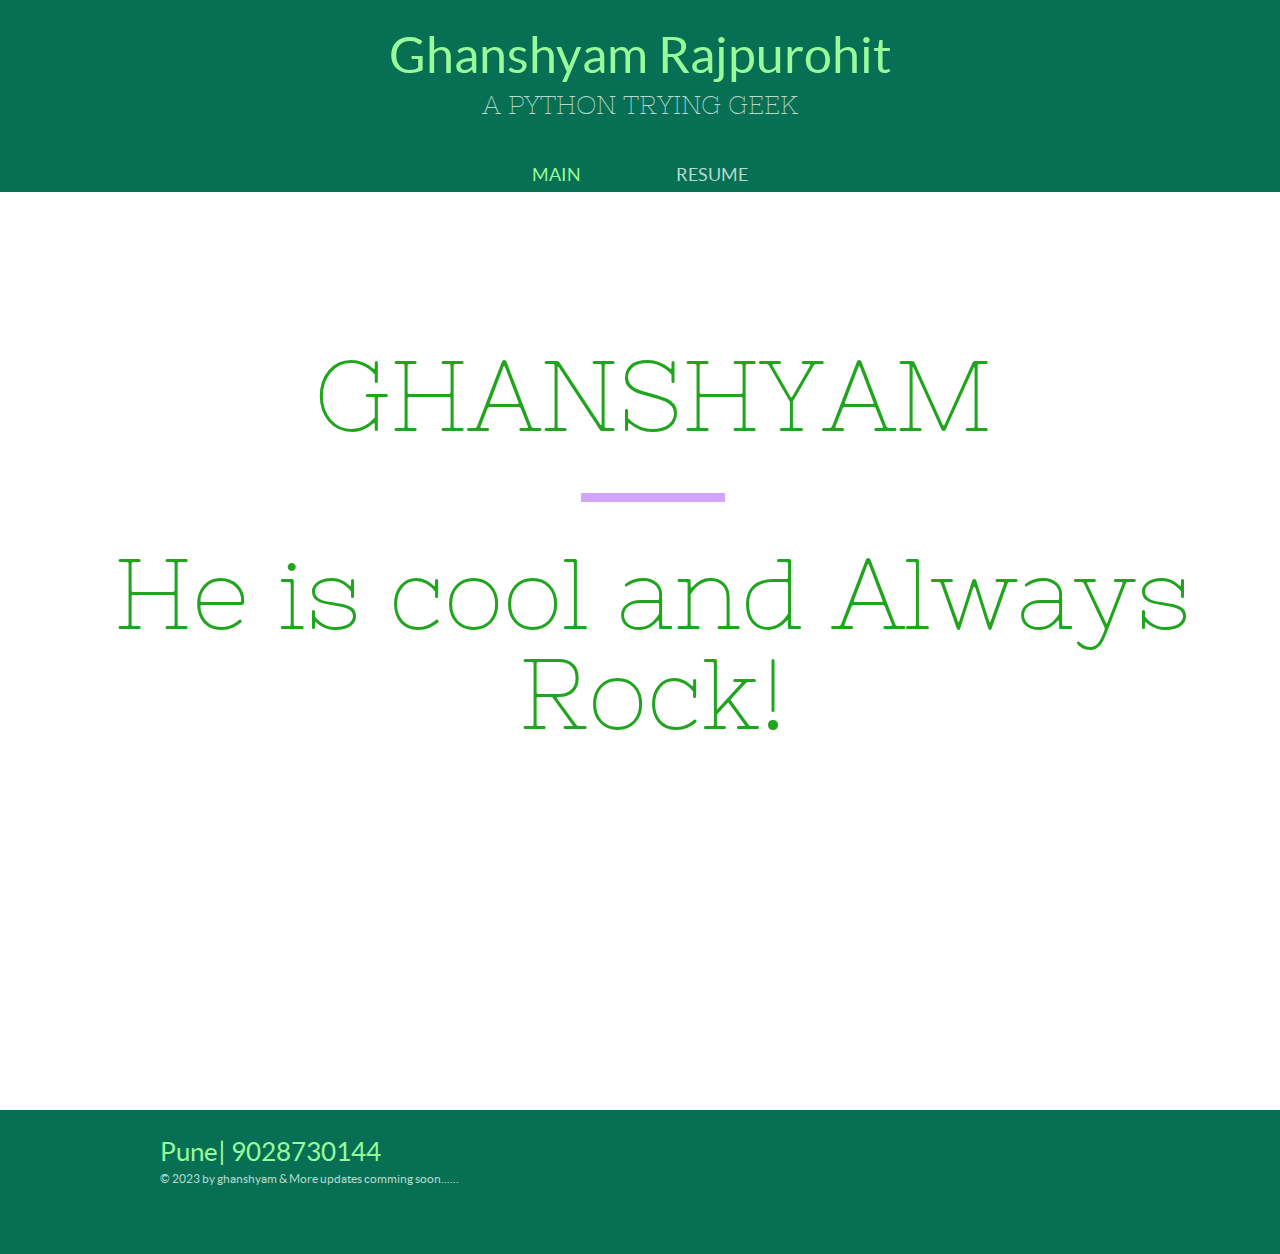
<file: index.html>
<!DOCTYPE html>
<html>
<head>
	<meta charset="UTF-8">
	<meta name="viewport" content="user-scalable=0, width=device-width, initial-scale=1.0, maximum-scale=1.0, minimum-scale=1.0">
	<title>Ghanshyam  Rajpurohit</title>
	<link rel="stylesheet" type="text/css" href="css/style.css">
	<link rel="stylesheet" type="text/css" href="css/mobile.css">
	<script type='text/javascript' src='js/mobile.js'></script>
</head>
<body>
	<div id="header">
		<h1><a href="index.html">Ghanshyam  Rajpurohit<span>a Python trying geek</span></a></h1>
		<ul id="navigation">
			<li class="current">
				<a href="index.html">Main</a>
			</li>
			 <li>
				<a href="resume.html">Resume</a>
			</li>
			<!-- <li>
				<a href="classes.html">Classes</a>
				<ul>
					<li>
						<a href="instructors.html">Instructors</a>
					</li>
				</ul>
			</li>
			<li>
				<a href="contact.html">Contact</a>
			</li>
			<li>
				<a href="blog.html">Blog</a>
			</li> -->
		</ul>
	</div>
	<div id="body">
		<div id="tagline">
			<h1>Ghanshyam</h1>
			<p>
				He is cool and Always Rock!
			</p>
		</div>
		<!--img src="images/lady-in-yoga.jpg" alt="lady doing yoga" class="figure"-->
	</div>
	<div id="footer">
		<div>
			<span>Pune| 9028730144</span>
			<p>
				&copy; 2023 by ghanshyam &amp; More updates comming soon......
			</p>
		</div>
		<!--div id="connect">
			<a href="https://freewebsitetemplates.com/go/facebook/" id="facebook" target="_blank">Facebook</a>
			<a href="https://freewebsitetemplates.com/go/twitter/" id="twitter" target="_blank">Twitter</a>
			<a href="https://freewebsitetemplates.com/go/googleplus/" id="googleplus" target="_blank">Google&#43;</a>
			<a href="https://freewebsitetemplates.com/go/pinterest/" id="pinterest" target="_blank">Pinterest</a>
		</div-->
	</div>
</body>
</html>
</file>
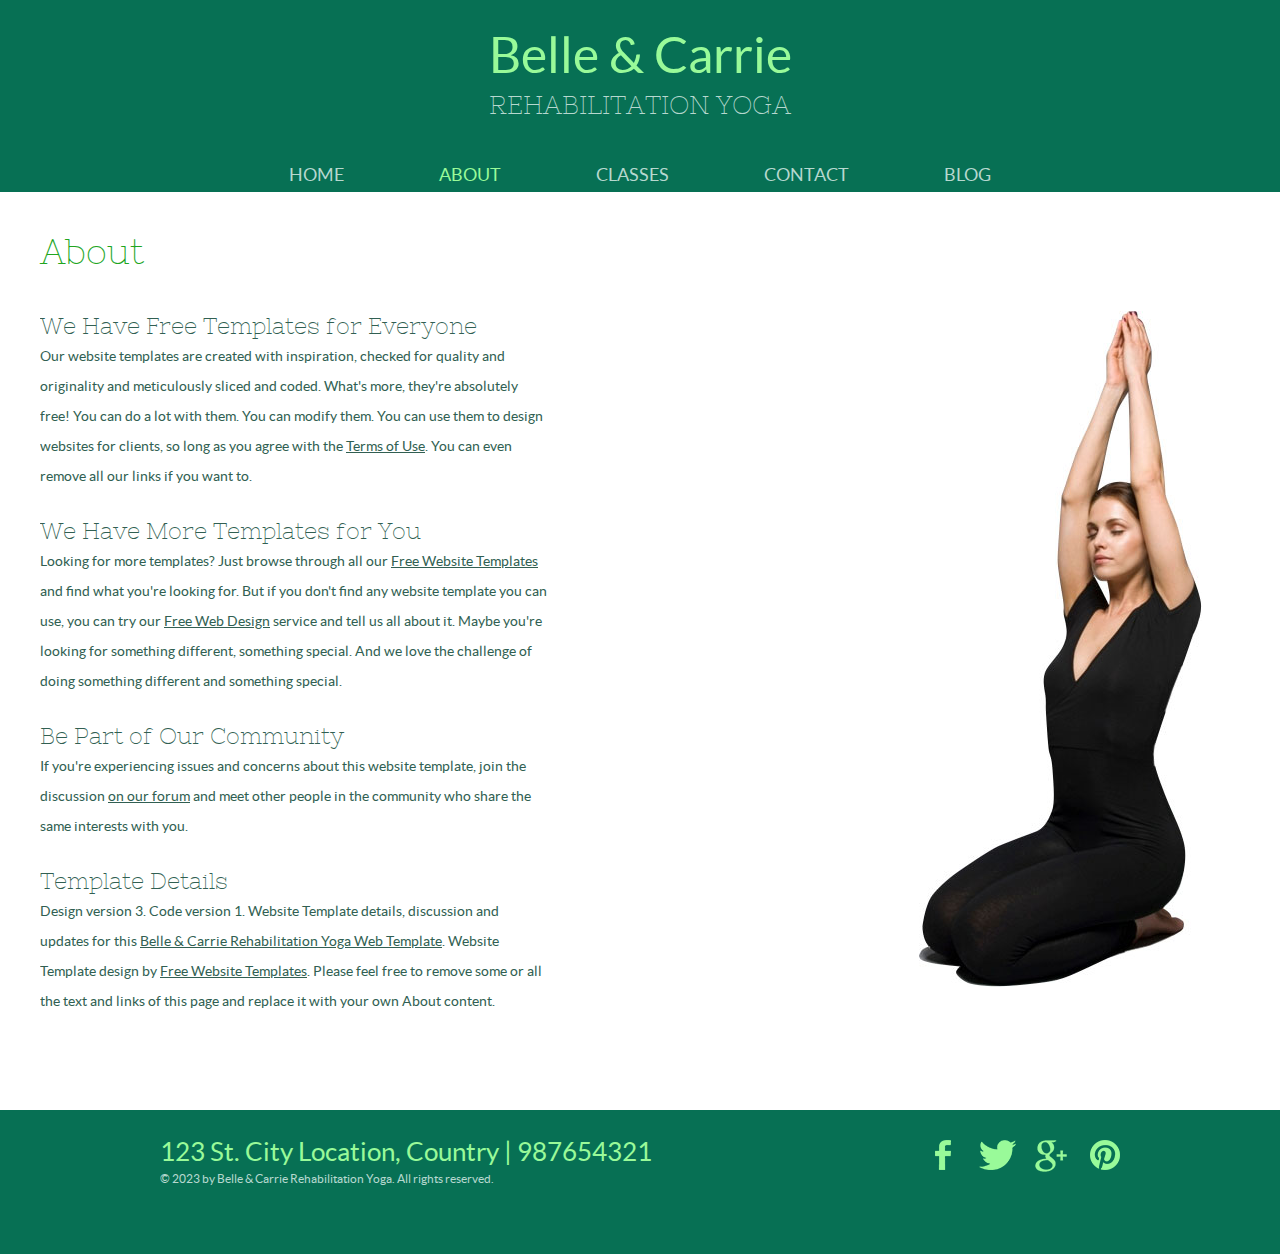
<file: about.html>
<!DOCTYPE html>
<!-- Website template by freewebsitetemplates.com -->
<html>
<head>
	<meta charset="UTF-8">
	<meta name="viewport" content="user-scalable=0, width=device-width, initial-scale=1.0, maximum-scale=1.0, minimum-scale=1.0">
	<title>About - Belle &amp; Carrie Rehabilitation Yoga Web Template</title>
	<link rel="stylesheet" type="text/css" href="css/style.css">
	<link rel="stylesheet" type="text/css" href="css/mobile.css">
	<script type='text/javascript' src='js/mobile.js'></script>
</head>
<body>
	<div id="header">
		<h1><a href="index.html">Belle &amp; Carrie <span>Rehabilitation Yoga</span></a></h1>
		<ul id="navigation">
			<li>
				<a href="index.html">Home</a>
			</li>
			<li class="current">
				<a href="about.html">About</a>
			</li>
			<li>
				<a href="classes.html">Classes</a>
				<ul>
					<li>
						<a href="instructors.html">Instructors</a>
					</li>
				</ul>
			</li>
			<li>
				<a href="contact.html">Contact</a>
			</li>
			<li>
				<a href="blog.html">Blog</a>
			</li>
		</ul>
	</div>
	<div id="body">
		<h2>About</h2>
		<div class="content">
			<div>
				<h3>We Have Free Templates for Everyone</h3>
				<p>
					Our website templates are created with inspiration, checked for quality and originality and meticulously sliced and coded. What's more, they're absolutely free! You can do a lot with them. You can modify them. You can use them to design websites for clients, so long as you agree with the <a href="https://freewebsitetemplates.com/about/terms/">Terms of Use</a>. You can even remove all our links if you want to.
				</p>
				<h3>We Have More Templates for You</h3>
				<p>
					Looking for more templates? Just browse through all our <a href="https://freewebsitetemplates.com/">Free Website Templates</a> and find what you're looking for. But if you don't find any website template you can use, you can try our <a href="https://freewebsitetemplates.com/freewebdesign/">Free Web Design</a> service and tell us all about it. Maybe you're looking for something different, something special. And we love the challenge of doing something different and something special.
				</p>
				<h3>Be Part of Our Community</h3>
				<p>
					If you're experiencing issues and concerns about this website template, join the discussion <a href="https://freewebsitetemplates.com/forums/">on our forum</a> and meet other people in the community who share the same interests with you.
				</p>
				<h3>Template Details</h3>
				<p>
					Design version 3. Code version 1. Website Template details, discussion and updates for this <a href="https://freewebsitetemplates.com/discuss/rehabilitation-yoga/">Belle &amp; Carrie Rehabilitation Yoga Web Template</a>. Website Template design by <a href="https://freewebsitetemplates.com/">Free Website Templates</a>. Please feel free to remove some or all the text and links of this page and replace it with your own About content.
				</p>
			</div>
			<img src="images/lady-in-yoga.jpg" alt="lady doing yoga" class="figure">
		</div>
		
		
	</div>
	<div id="footer">
		<div>
			<span>123 St. City Location, Country | 987654321</span>
			<p>
				&copy; 2023 by Belle &amp; Carrie Rehabilitation Yoga. All rights reserved.
			</p>
		</div>
		<div id="connect">
			<a href="https://freewebsitetemplates.com/go/facebook/" id="facebook" target="_blank">Facebook</a>
			<a href="https://freewebsitetemplates.com/go/twitter/" id="twitter" target="_blank">Twitter</a>
			<a href="https://freewebsitetemplates.com/go/googleplus/" id="googleplus" target="_blank">Google&#43;</a>
			<a href="https://freewebsitetemplates.com/go/pinterest/" id="pinterest" target="_blank">Pinterest</a>
		</div>
	</div>
</body>
</html>
</file>
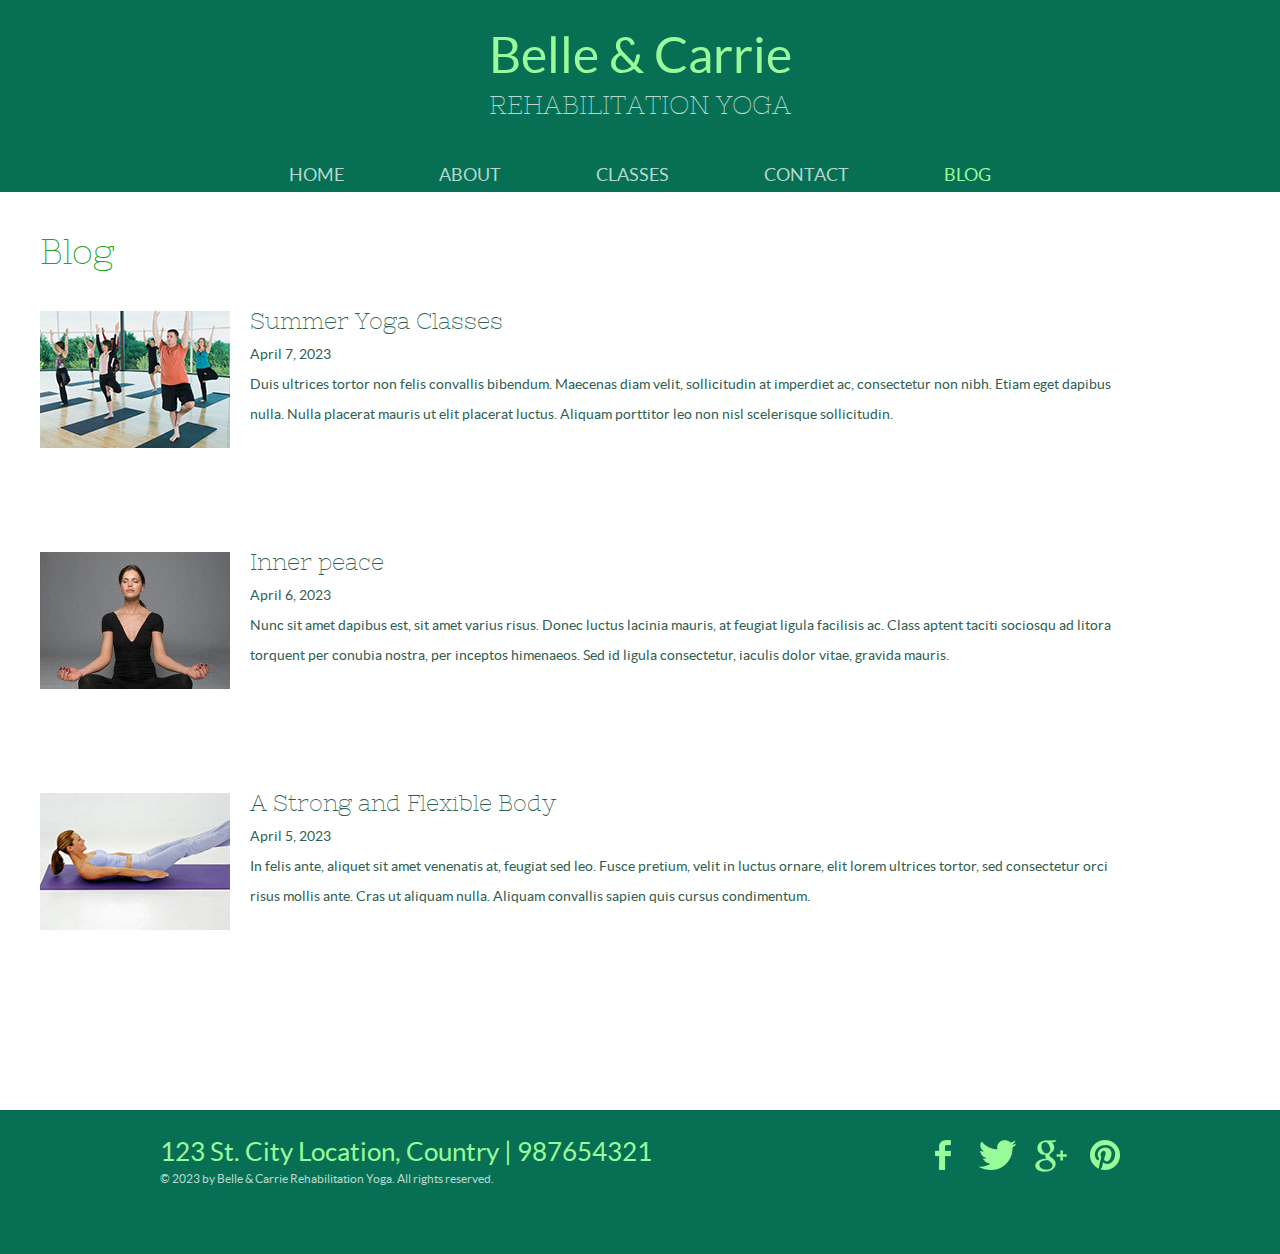
<file: blog.html>
<!DOCTYPE html>
<!-- Website template by freewebsitetemplates.com -->
<html>
<head>
	<meta charset="UTF-8">
	<meta name="viewport" content="user-scalable=0, width=device-width, initial-scale=1.0, maximum-scale=1.0, minimum-scale=1.0">
	<title>Blog - Belle &amp; Carrie Rehabilitation Yoga Web Template</title>
	<link rel="stylesheet" type="text/css" href="css/style.css">
	<link rel="stylesheet" type="text/css" href="css/mobile.css">
	<script type='text/javascript' src='js/mobile.js'></script>
</head>
<body>
	<div id="header">
		<h1><a href="index.html">Belle &amp; Carrie <span>Rehabilitation Yoga</span></a></h1>
		<ul id="navigation">
			<li>
				<a href="index.html">Home</a>
			</li>
			<li>
				<a href="about.html">About</a>
			</li>
			<li>
				<a href="classes.html">Classes</a>
				<ul>
					<li>
						<a href="instructors.html">Instructors</a>
					</li>
				</ul>
			</li>
			<li>
				<a href="contact.html">Contact</a>
			</li>
			<li class="current">
				<a href="blog.html">Blog</a>
			</li>
		</ul>
	</div>
	<div id="body">
		<h2>Blog</h2>
		<ul class="blog">
			<li>
				<img src="images/group-yoga.jpg" alt="yoga in group">
				<h3><a href="singlepost.html">Summer Yoga Classes</a></h3>
				<span>April 7, 2023 </span>
				<p>
					Duis ultrices tortor non felis convallis bibendum. Maecenas diam velit, sollicitudin at imperdiet ac, consectetur non nibh. Etiam eget dapibus nulla. Nulla placerat mauris ut elit placerat luctus. Aliquam porttitor leo non nisl scelerisque sollicitudin.
				</p>
			</li>
			<li>
				<img src="images/yoga-concentrating.jpg" alt="yoga concentrating">
				<h3><a href="singlepost.html">Inner peace</a></h3>
				<span>April 6, 2023 </span>
				<p>
					Nunc sit amet dapibus est, sit amet varius risus. Donec luctus lacinia mauris, at feugiat ligula facilisis ac. Class aptent taciti sociosqu ad litora torquent per conubia nostra, per inceptos himenaeos. Sed id ligula consectetur, iaculis dolor vitae, gravida mauris.
				</p>
			</li>
			<li>
				<img src="images/lying-yoga.jpg" alt="yoga lying down legs in the air">
				<h3><a href="singlepost.html">A Strong and Flexible Body</a></h3>
				<span>April 5, 2023 </span>
				<p>
					In felis ante, aliquet sit amet venenatis at, feugiat sed leo. Fusce pretium, velit in luctus ornare, elit lorem ultrices tortor, sed consectetur orci risus mollis ante. Cras ut aliquam nulla. Aliquam convallis sapien quis cursus condimentum.
				</p>
			</li>
		</ul>
	</div>
	<div id="footer">
		<div>
			<span>123 St. City Location, Country | 987654321</span>
			<p>
				&copy; 2023 by Belle &amp; Carrie Rehabilitation Yoga. All rights reserved.
			</p>
		</div>
		<div id="connect">
			<a href="https://freewebsitetemplates.com/go/facebook/" id="facebook" target="_blank">Facebook</a>
			<a href="https://freewebsitetemplates.com/go/twitter/" id="twitter" target="_blank">Twitter</a>
			<a href="https://freewebsitetemplates.com/go/googleplus/" id="googleplus" target="_blank">Google&#43;</a>
			<a href="https://freewebsitetemplates.com/go/pinterest/" id="pinterest" target="_blank">Pinterest</a>
		</div>
	</div>
</body>
</html>
</file>
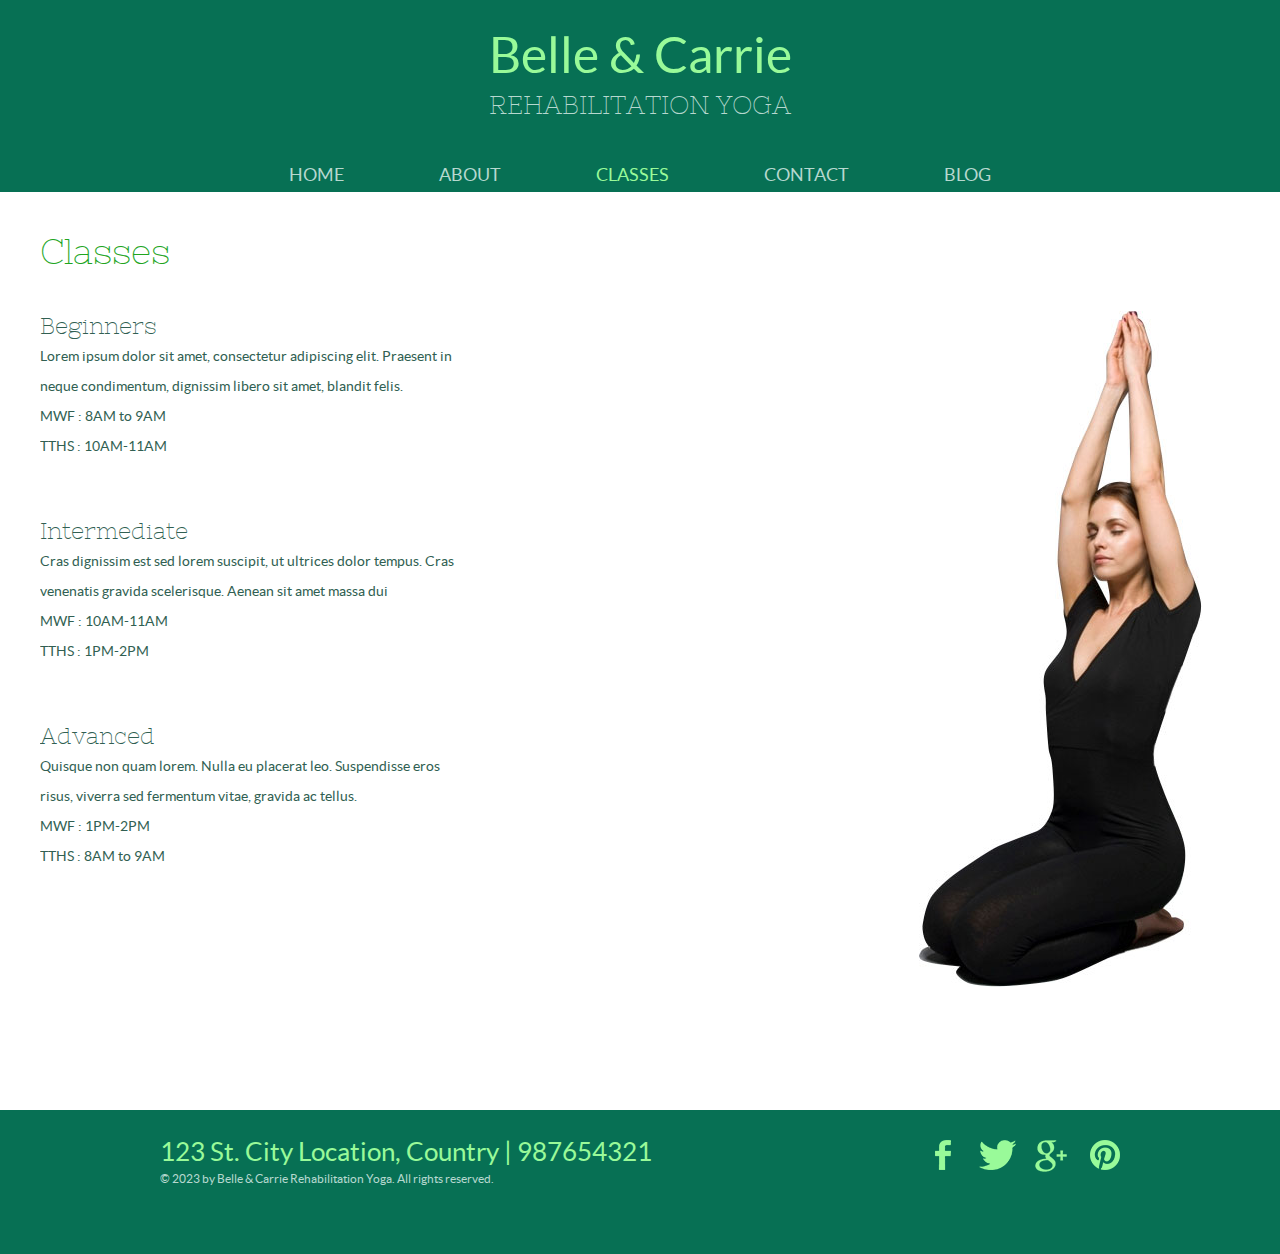
<file: classes.html>
<!DOCTYPE html>
<!-- Website template by freewebsitetemplates.com -->
<html>
<head>
	<meta charset="UTF-8">
	<meta name="viewport" content="user-scalable=0, width=device-width, initial-scale=1.0, maximum-scale=1.0, minimum-scale=1.0">
	<title>Classes - Belle &amp; Carrie Rehabilitation Yoga Web Template</title>
	<link rel="stylesheet" type="text/css" href="css/style.css">
	<link rel="stylesheet" type="text/css" href="css/mobile.css">
	<script type='text/javascript' src='js/mobile.js'></script>
</head>
<body>
	<div id="header">
		<h1><a href="index.html">Belle &amp; Carrie <span>Rehabilitation Yoga</span></a></h1>
		<ul id="navigation">
			<li>
				<a href="index.html">Home</a>
			</li>
			<li>
				<a href="about.html">About</a>
			</li>
			<li class="current">
				<a href="classes.html">Classes</a>
				<ul>
					<li>
						<a href="instructors.html">Instructors</a>
					</li>
				</ul>
			</li>
			<li>
				<a href="contact.html">Contact</a>
			</li>
			<li>
				<a href="blog.html">Blog</a>
			</li>
		</ul>
	</div>
	<div id="body">
		<h2>Classes</h2>
		<div class="content">
			<div>
				<div class="section">
					<h3>Beginners</h3>
					<p>
						Lorem ipsum dolor sit amet, consectetur adipiscing elit. Praesent in neque condimentum, dignissim libero sit amet, blandit felis.
					</p>
					<span>MWF : 8AM to 9AM</span>
					<span>TTHS : 10AM-11AM</span>
				</div>
				<div class="section">
					<h3>Intermediate</h3>
					<p>
						Cras dignissim est sed lorem suscipit, ut ultrices dolor tempus. Cras venenatis gravida scelerisque. Aenean sit amet massa dui
					</p>
					<span>MWF : 10AM-11AM</span>
					<span>TTHS : 1PM-2PM</span>
				</div>
				<div class="section">
					<h3>Advanced</h3>
					<p>
						Quisque non quam lorem. Nulla eu placerat leo. Suspendisse eros risus, viverra sed fermentum vitae, gravida ac tellus.
					</p>
					<span>MWF : 1PM-2PM</span>
					<span>TTHS : 8AM to 9AM</span>
				</div>
			</div>
			<img src="images/lady-in-yoga.jpg" alt="lady doing yoga" class="figure">
		</div>
	</div>
	<div id="footer">
		<div>
			<span>123 St. City Location, Country | 987654321</span>
			<p>
				&copy; 2023 by Belle &amp; Carrie Rehabilitation Yoga. All rights reserved.
			</p>
		</div>
		<div id="connect">
			<a href="https://freewebsitetemplates.com/go/facebook/" id="facebook" target="_blank">Facebook</a>
			<a href="https://freewebsitetemplates.com/go/twitter/" id="twitter" target="_blank">Twitter</a>
			<a href="https://freewebsitetemplates.com/go/googleplus/" id="googleplus" target="_blank">Google&#43;</a>
			<a href="https://freewebsitetemplates.com/go/pinterest/" id="pinterest" target="_blank">Pinterest</a>
		</div>
	</div>
</body>
</html>
</file>
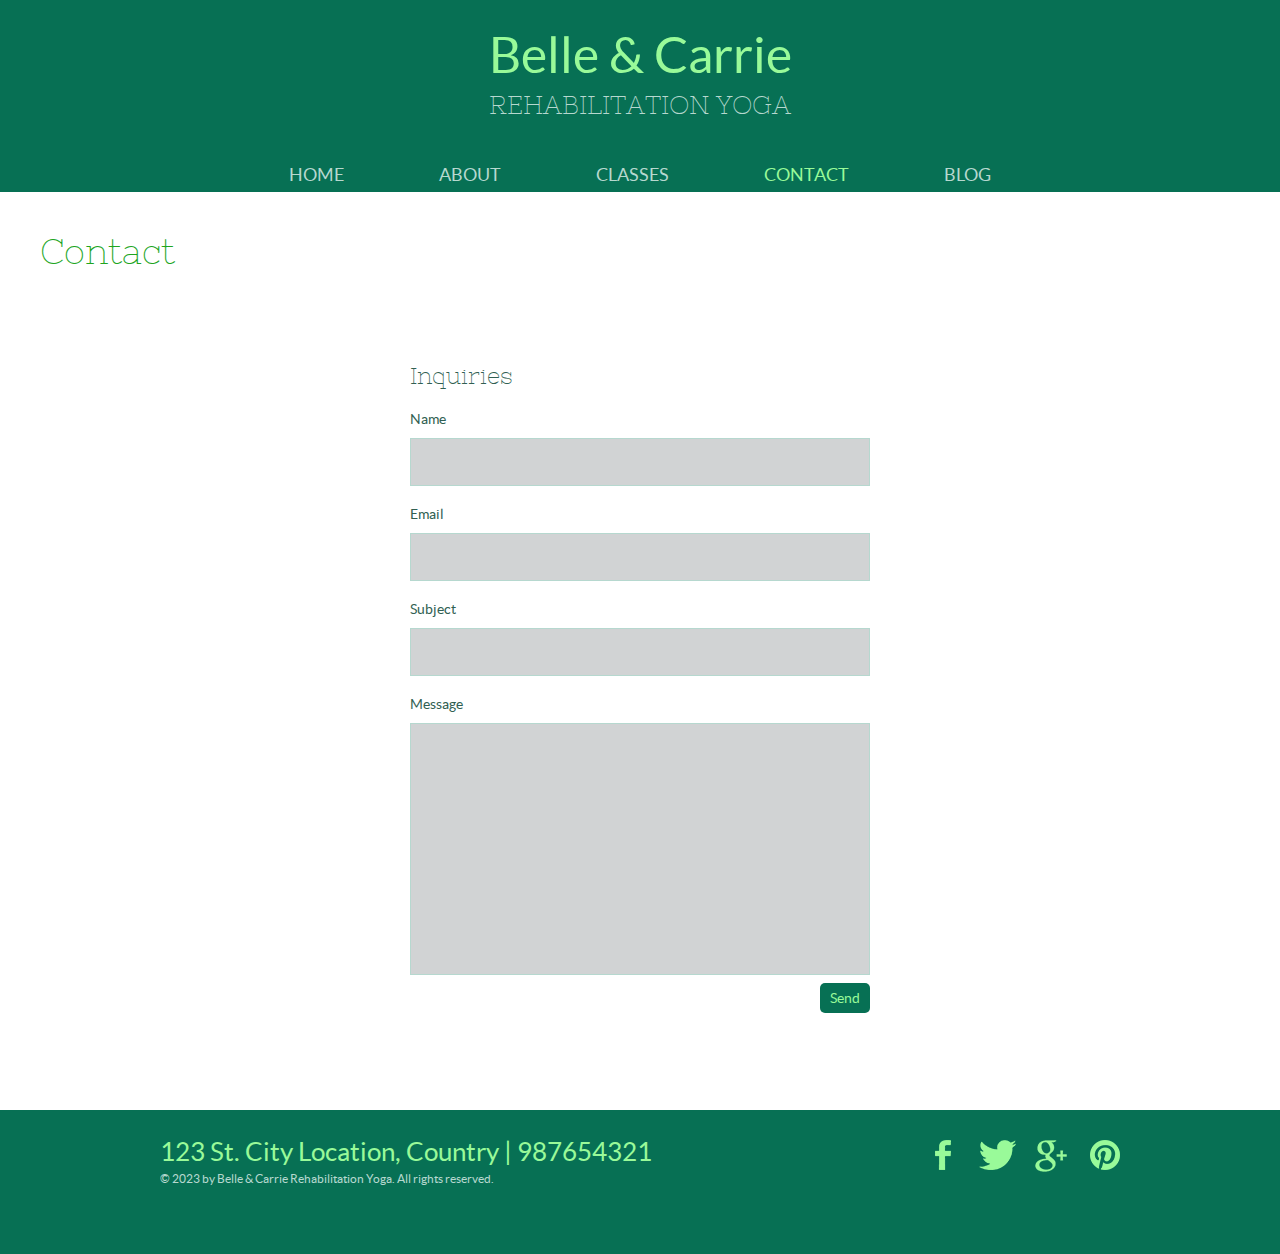
<file: contact.html>
<!DOCTYPE html>
<!-- Website template by freewebsitetemplates.com -->
<html>
<head>
	<meta charset="UTF-8">
	<meta name="viewport" content="user-scalable=0, width=device-width, initial-scale=1.0, maximum-scale=1.0, minimum-scale=1.0">
	<title>Contact - Belle &amp; Carrie Rehabilitation Yoga Web Template</title>
	<link rel="stylesheet" type="text/css" href="css/style.css">
	<link rel="stylesheet" type="text/css" href="css/mobile.css">
	<script type='text/javascript' src='js/mobile.js'></script>
</head>
<body>
	<div id="header">
		<h1><a href="index.html">Belle &amp; Carrie <span>Rehabilitation Yoga</span></a></h1>
		<ul id="navigation">
			<li>
				<a href="index.html">Home</a>
			</li>
			<li>
				<a href="about.html">About</a>
			</li>
			<li>
				<a href="classes.html">Classes</a>
				<ul>
					<li>
						<a href="instructors.html">Instructors</a>
					</li>
				</ul>
			</li>
			<li class="current">
				<a href="contact.html">Contact</a>
			</li>
			<li>
				<a href="blog.html">Blog</a>
			</li>
		</ul>
	</div>
	<div id="body">
		<h2>Contact</h2>
		<form action="index.html">
			<h3>Inquiries</h3>
			<label for="name">
				<span>Name</span>
				<input type="text" id="name">
			</label>
			<label for="email">
				<span>Email</span>
				<input type="text" id="email">
			</label>
			<label for="subject">
				<span>Subject</span>
				<input type="text" id="subject">
			</label>
			<label for="message">
				<span>Message</span>
				<textarea name="message" id="message" cols="30" rows="10"></textarea>
			</label>
			<input type="submit" id="send" value="Send">
		</form>
	</div>
	<div id="footer">
		<div>
			<span>123 St. City Location, Country | 987654321</span>
			<p>
				&copy; 2023 by Belle &amp; Carrie Rehabilitation Yoga. All rights reserved.
			</p>
		</div>
		<div id="connect">
			<a href="https://freewebsitetemplates.com/go/facebook/" id="facebook" target="_blank">Facebook</a>
			<a href="https://freewebsitetemplates.com/go/twitter/" id="twitter" target="_blank">Twitter</a>
			<a href="https://freewebsitetemplates.com/go/googleplus/" id="googleplus" target="_blank">Google&#43;</a>
			<a href="https://freewebsitetemplates.com/go/pinterest/" id="pinterest" target="_blank">Pinterest</a>
		</div>
	</div>
</body>
</html>
</file>
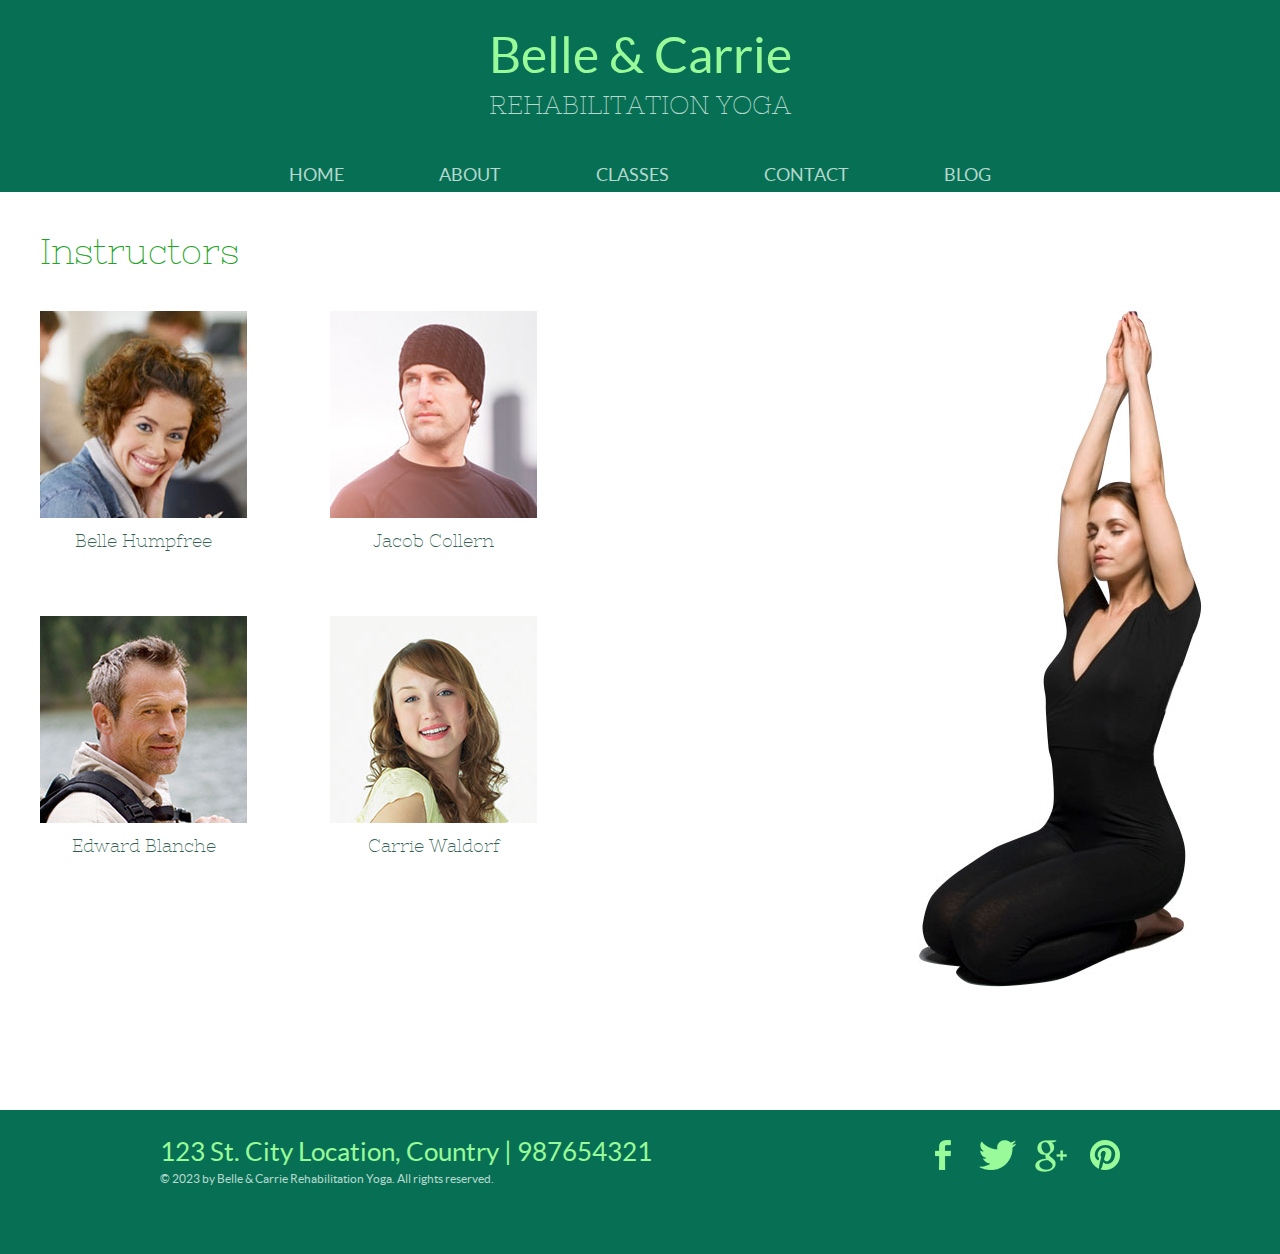
<file: instructors.html>
<!DOCTYPE html>
<!-- Website template by freewebsitetemplates.com -->
<html>
<head>
	<meta charset="UTF-8">
	<meta name="viewport" content="user-scalable=0, width=device-width, initial-scale=1.0, maximum-scale=1.0, minimum-scale=1.0">
	<title>Instructors - Belle &amp; Carrie Rehabilitation Yoga Web Template</title>
	<link rel="stylesheet" type="text/css" href="css/style.css">
	<link rel="stylesheet" type="text/css" href="css/mobile.css">
	<script type='text/javascript' src='js/mobile.js'></script>
</head>
<body>
	<div id="header">
		<h1><a href="index.html">Belle &amp; Carrie <span>Rehabilitation Yoga</span></a></h1>
		<ul id="navigation">
			<li>
				<a href="index.html">Home</a>
			</li>
			<li>
				<a href="about.html">About</a>
			</li>
			<li>
				<a href="classes.html">Classes</a>
				<ul>
					<li class="current">
						<a href="instructors.html">Instructors</a>
					</li>
				</ul>
			</li>
			<li>
				<a href="contact.html">Contact</a>
			</li>
			<li>
				<a href="blog.html">Blog</a>
			</li>
		</ul>
	</div>
	<div id="body">
		<h2>Instructors</h2>
		<div class="content">
			<div>
				<ul class="section">
					<li>
						<img src="images/instructor1.jpg" alt="Yoga instructor one">
						<h4>Belle Humpfree</h4>
					</li>
					<li>
						<img src="images/instructor2.jpg" alt="Yoga instructor two">
						<h4>Jacob Collern</h4>
					</li>
				</ul>
				<ul class="section">
					<li>
						<img src="images/instructor3.jpg" alt="Yoga instructor three">
						<h4>Edward Blanche</h4>
					</li>
					<li>
						<img src="images/instructor4.jpg" alt="Yoga instructor four">
						<h4>Carrie Waldorf</h4>
					</li>
				</ul>
			</div>
			<img src="images/lady-in-yoga.jpg" alt="lady doing yoga" class="figure">
		</div>
	</div>
	<div id="footer">
		<div>
			<span>123 St. City Location, Country | 987654321</span>
			<p>
				&copy; 2023 by Belle &amp; Carrie Rehabilitation Yoga. All rights reserved.
			</p>
		</div>
		<div id="connect">
			<a href="https://freewebsitetemplates.com/go/facebook/" id="facebook" target="_blank">Facebook</a>
			<a href="https://freewebsitetemplates.com/go/twitter/" id="twitter" target="_blank">Twitter</a>
			<a href="https://freewebsitetemplates.com/go/googleplus/" id="googleplus" target="_blank">Google&#43;</a>
			<a href="https://freewebsitetemplates.com/go/pinterest/" id="pinterest" target="_blank">Pinterest</a>
		</div>
	</div>
</body>
</html>
</file>
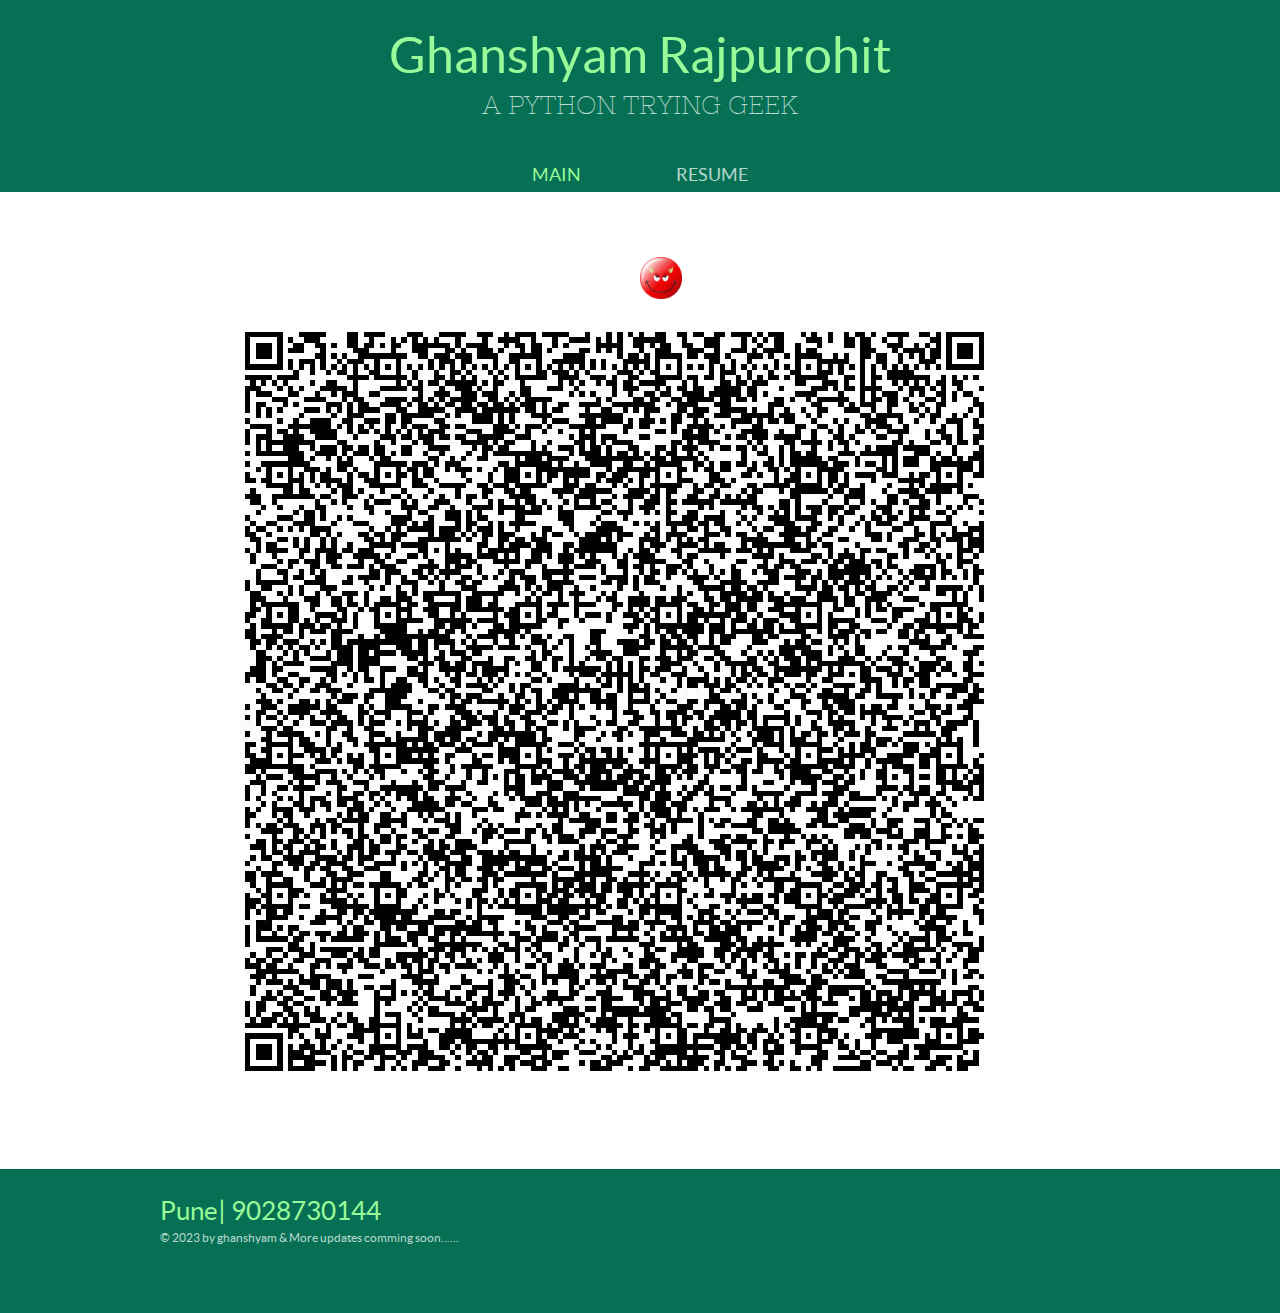
<file: resume.html>
<!DOCTYPE html>
<html>
<head>
	<meta charset="UTF-8">
	<meta name="viewport" content="user-scalable=0, width=device-width, initial-scale=1.0, maximum-scale=1.0, minimum-scale=1.0">
	<title>GTR Resume</title>
	<link rel="stylesheet" type="text/css" href="css/style.css">
	<link rel="stylesheet" type="text/css" href="css/mobile.css">
	<script type='text/javascript' src='js/mobile.js'></script>
</head>
<body>
	<div id="header">
		<h1><a href="index.html">Ghanshyam  Rajpurohit<span>a Python trying geek</span></a></h1>
		<ul id="navigation">
			<li class="current">
				<a href="index.html">Main</a>
			</li>
			 <li>
				<a href="about.html">Resume</a>
			</li>
			<!-- <li>
				<a href="classes.html">Classes</a>
				<ul>
					<li>
						<a href="instructors.html">Instructors</a>
					</li>
				</ul>
			</li>
			<li>
				<a href="contact.html">Contact</a>
			</li>
			<li>
				<a href="blog.html">Blog</a>
			</li> -->
		</ul>
	</div>
	<div id="body">
		<!-- <div id="tagline">
			<h1>HMM</h1>
			<p>
				He is cool and Always Rock Down!
			</p>
		</div> -->
        <div > <img src="images/devilsmily.jpg" alt="smile" height="42" width="42" style="margin:-10px 0px -49px 600px"></div>
		<img src="images/short_info.jpeg" alt="Resume" class="figure">
	</div>
	<div id="footer">
		<div>
			<span>Pune| 9028730144</span>
			<p>
				&copy; 2023 by ghanshyam &amp; More updates comming soon......
			</p>
		</div>
		<!--div id="connect">
			<a href="https://freewebsitetemplates.com/go/facebook/" id="facebook" target="_blank">Facebook</a>
			<a href="https://freewebsitetemplates.com/go/twitter/" id="twitter" target="_blank">Twitter</a>
			<a href="https://freewebsitetemplates.com/go/googleplus/" id="googleplus" target="_blank">Google&#43;</a>
			<a href="https://freewebsitetemplates.com/go/pinterest/" id="pinterest" target="_blank">Pinterest</a>
		</div-->
	</div>
</body>
</html>
</file>
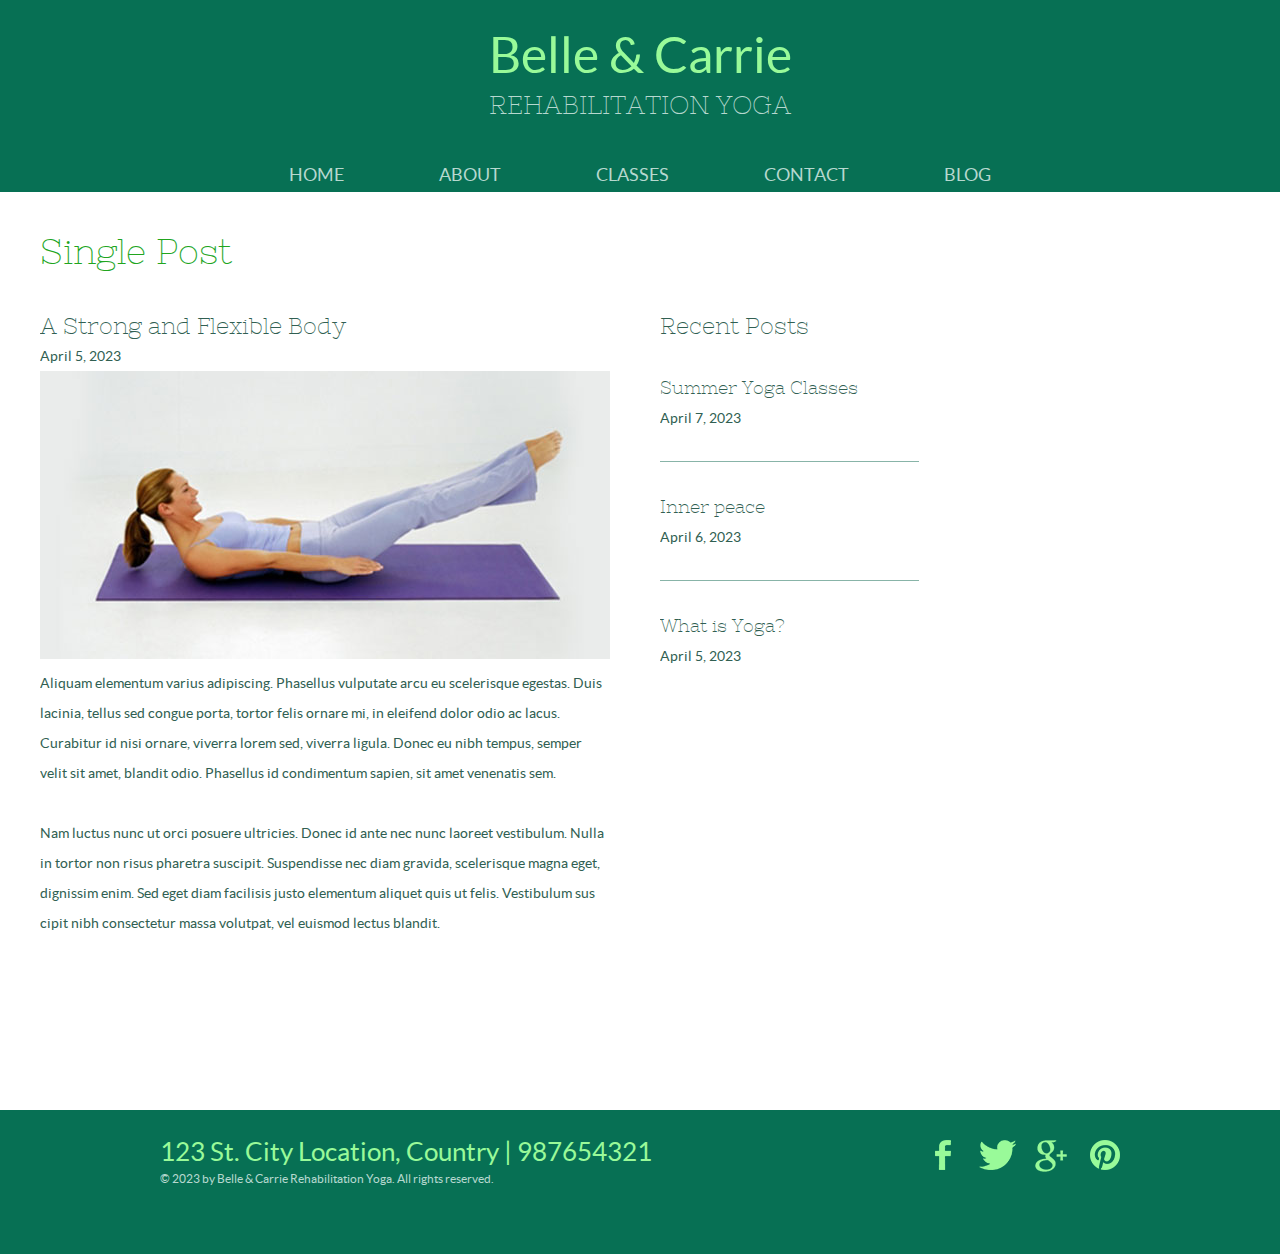
<file: singlepost.html>
<!DOCTYPE html>
<!-- Website template by freewebsitetemplates.com -->
<html>
<head>
	<meta charset="UTF-8">
	<meta name="viewport" content="user-scalable=0, width=device-width, initial-scale=1.0, maximum-scale=1.0, minimum-scale=1.0">
	<title>Single Post - Belle &amp; Carrie Rehabilitation Yoga Web Template</title>
	<link rel="stylesheet" type="text/css" href="css/style.css">
	<link rel="stylesheet" type="text/css" href="css/mobile.css">
	<script type='text/javascript' src='js/mobile.js'></script>
</head>
<body>
	<div id="header">
		<h1><a href="index.html">Belle &amp; Carrie <span>Rehabilitation Yoga</span></a></h1>
		<ul id="navigation">
			<li>
				<a href="index.html">Home</a>
			</li>
			<li>
				<a href="about.html">About</a>
			</li>
			<li>
				<a href="classes.html">Classes</a>
				<ul>
					<li>
						<a href="instructors.html">Instructors</a>
					</li>
				</ul>
			</li>
			<li>
				<a href="contact.html">Contact</a>
			</li>
			<li>
				<a href="blog.html">Blog</a>
			</li>
		</ul>
	</div>
	<div id="body">
		<h2>Single Post</h2>
		<div class="content">
			<div class="article">
				<h3>A Strong and Flexible Body</h3>
				<span>April 5, 2023 </span>
				<img src="images/lying-yoga2.jpg" alt="yoga lying down legs in the air">
				<p>
					Aliquam elementum varius adipiscing. Phasellus vulputate arcu eu scelerisque egestas. Duis lacinia, tellus sed congue porta, tortor felis ornare mi, in eleifend dolor odio ac lacus. Curabitur id nisi ornare, viverra lorem sed, viverra ligula.  Donec eu nibh tempus, semper velit sit amet, blandit odio. Phasellus id condimentum sapien, sit amet venenatis sem.
				</p>
				<p>
					Nam luctus nunc ut orci posuere ultricies. Donec id ante nec nunc laoreet vestibulum. Nulla in tortor non risus pharetra suscipit. Suspendisse nec diam gravida, scelerisque magna eget, dignissim enim. Sed eget diam facilisis justo elementum aliquet quis ut felis. Vestibulum sus cipit nibh consectetur massa volutpat, vel euismod lectus blandit.
				</p>
			</div>
			<div class="sidebar">
				<h3>Recent Posts</h3>
				<ul>
					<li>
						<h4><a href="singlepost.html">Summer Yoga Classes</a></h4>
						<span>April 7, 2023 </span>
					</li>
					<li>
						<h4><a href="singlepost.html">Inner peace</a></h4>
						<span>April 6, 2023 </span>
					</li>
					<li>
						<h4><a href="singlepost.html">What is Yoga?</a></h4>
						<span>April 5, 2023 </span>
					</li>
				</ul>
			</div>
		</div>
	</div>
	<div id="footer">
		<div>
			<span>123 St. City Location, Country | 987654321</span>
			<p>
				&copy; 2023 by Belle &amp; Carrie Rehabilitation Yoga. All rights reserved.
			</p>
		</div>
		<div id="connect">
			<a href="https://freewebsitetemplates.com/go/facebook/" id="facebook" target="_blank">Facebook</a>
			<a href="https://freewebsitetemplates.com/go/twitter/" id="twitter" target="_blank">Twitter</a>
			<a href="https://freewebsitetemplates.com/go/googleplus/" id="googleplus" target="_blank">Google&#43;</a>
			<a href="https://freewebsitetemplates.com/go/pinterest/" id="pinterest" target="_blank">Pinterest</a>
		</div>
	</div>
</body>
</html>
</file>
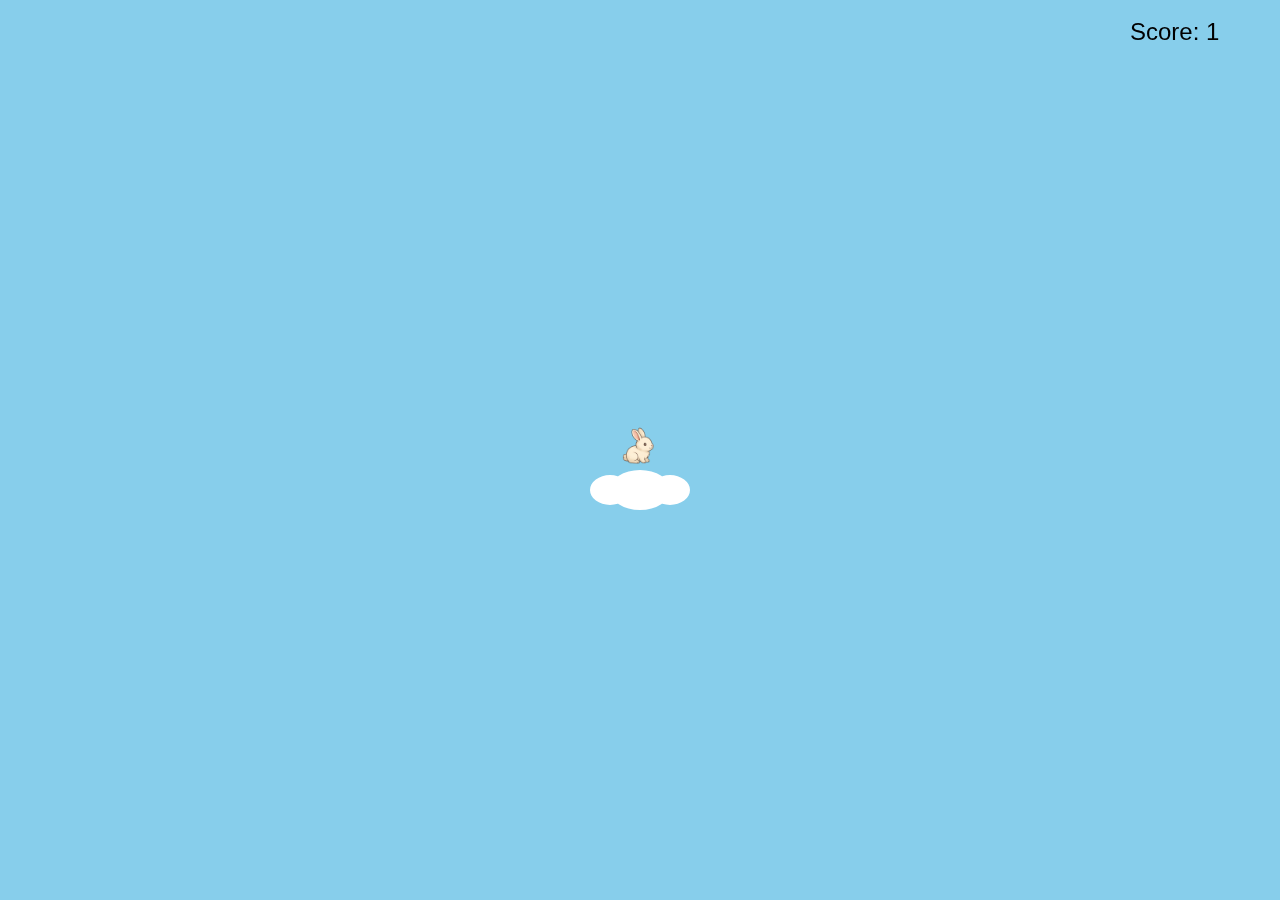
<file: games/chatgpt5/bunny_hops/bunny_hopps.html>
<!DOCTYPE html>
<html lang="en">
<head>
<meta charset="UTF-8">
<title>Bunny Hopping on Clouds</title>
<style>
    body {
        margin: 0;
        background: #87CEEB; /* Sky blue */
        overflow: hidden;
    }
    canvas {
        display: block;
        background: #87CEEB;
    }
    #restartBtn {
        position: absolute;
        top: 50%;
        left: 50%;
        transform: translate(-50%, -50%);
        padding: 15px 30px;
        font-size: 20px;
        background-color: #ff4d4d;
        color: white;
        border: none;
        border-radius: 10px;
        cursor: pointer;
        display: none;
    }
</style>
</head>
<body>
<canvas id="gameCanvas"></canvas>
<button id="restartBtn">Restart Game</button>

<script>
const canvas = document.getElementById("gameCanvas");
const ctx = canvas.getContext("2d");
const restartBtn = document.getElementById("restartBtn");

canvas.width = window.innerWidth;
canvas.height = window.innerHeight;

const gravity = 0.5;
const jumpStrength = -12;
const moveSpeed = 5;

let score = 0;
let gameOver = false;

const bunnyImg = new Image();
bunnyImg.src = "./bunny.png";

let bunny = {
    x: canvas.width / 2 - 25,
    y: canvas.height / 2 - 25,
    width: 50,
    height: 50,
    vy: 0,
    onGround: false
};

let clouds = [
    {
        x: canvas.width / 2 - 50,
        y: canvas.height / 2 + 25,
        width: 100,
        height: 30,
        createdAt: Date.now(),
        lifespan: 6000 + Math.random() * 54000,
        scored: false
    }
];

let keys = {};

document.addEventListener("keydown", e => keys[e.code] = true);
document.addEventListener("keyup", e => keys[e.code] = false);

function spawnCloud() {
    let cloud = {
        x: Math.random() * (canvas.width - 100),
        y: Math.random() * (canvas.height - 200),
        width: 100,
        height: 30,
        createdAt: Date.now(),
        lifespan: 6000 + Math.random() * 54000,
        scored: false
    };
    clouds.push(cloud);
}

setInterval(spawnCloud, 2000);

function update() {
    if (gameOver) return;

    if (keys["ArrowLeft"]) bunny.x -= moveSpeed;
    if (keys["ArrowRight"]) bunny.x += moveSpeed;
    
    if (keys["Space"] && bunny.onGround) {
        bunny.vy = jumpStrength;
        bunny.onGround = false;
    }
    
    bunny.vy += gravity;
    bunny.y += bunny.vy;

    bunny.onGround = false;
    for (let cloud of clouds) {
        if (
            bunny.x < cloud.x + cloud.width &&
            bunny.x + bunny.width > cloud.x &&
            bunny.y + bunny.height > cloud.y &&
            bunny.y + bunny.height < cloud.y + cloud.height + bunny.vy &&
            bunny.vy >= 0
        ) {
            bunny.y = cloud.y - bunny.height;
            bunny.vy = 0;
            bunny.onGround = true;
            if (!cloud.scored) {
                score++;
                cloud.scored = true;
            }
        }
    }

    clouds = clouds.filter(c => Date.now() - c.createdAt < c.lifespan);

    if (bunny.x < 0) bunny.x = 0;
    if (bunny.x + bunny.width > canvas.width) bunny.x = canvas.width - bunny.width;

    if (bunny.y > canvas.height) {
        gameOver = true;
        restartBtn.style.display = "block";
    }
}

function drawBunny() {
  if (bunnyImg.complete && bunnyImg.naturalWidth > 0) {
    ctx.drawImage(bunnyImg, bunny.x, bunny.y, bunny.width, bunny.height);
  } else {
    ctx.fillStyle = "pink";
    ctx.fillRect(bunny.x, bunny.y, bunny.width, bunny.height);
  }
}

// function drawBunny() {
//     ctx.fillStyle = "#fff";
//     ctx.beginPath();
//     ctx.ellipse(bunny.x + 25, bunny.y + 25, 20, 20, 0, 0, Math.PI * 2);
//     ctx.ellipse(bunny.x + 25, bunny.y, 10, 20, 0, 0, Math.PI * 2);
//     ctx.fill();

//     ctx.fillStyle = "#000";
//     ctx.beginPath();
//     ctx.arc(bunny.x + 30, bunny.y - 5, 3, 0, Math.PI * 2);
//     ctx.fill();

//     ctx.strokeStyle = "#000";
//     ctx.beginPath();
//     ctx.moveTo(bunny.x + 20, bunny.y - 15);
//     ctx.lineTo(bunny.x + 15, bunny.y - 35);
//     ctx.moveTo(bunny.x + 30, bunny.y - 15);
//     ctx.lineTo(bunny.x + 35, bunny.y - 35);
//     ctx.stroke();
//}

function drawCloud(cloud) {
    ctx.fillStyle = "#fff";
    ctx.beginPath();
    ctx.ellipse(cloud.x + 20, cloud.y + 15, 20, 15, 0, 0, Math.PI * 2);
    ctx.ellipse(cloud.x + 50, cloud.y + 15, 30, 20, 0, 0, Math.PI * 2);
    ctx.ellipse(cloud.x + 80, cloud.y + 15, 20, 15, 0, 0, Math.PI * 2);
    ctx.fill();
}

function drawScore() {
    ctx.font = "24px Arial";
    ctx.fillStyle = "#000";
    ctx.fillText("Score: " + score, canvas.width - 150, 40);

    if (gameOver) {
        ctx.font = "40px Arial";
        ctx.fillStyle = "#ff0000";
        ctx.fillText("Final Score: " + score, canvas.width / 2 - 120, canvas.height / 2 - 60);
    }
}

function draw() {
    ctx.clearRect(0, 0, canvas.width, canvas.height);
    drawBunny();
    for (let cloud of clouds) {
        drawCloud(cloud);
    }
    drawScore();
}

function gameLoop() {
    update();
    draw();
    requestAnimationFrame(gameLoop);
}

restartBtn.addEventListener("click", () => {
    location.reload();
});

gameLoop();

bunnyImg.onload = function() {
  gameLoop();
};
</script>
</body>
</html>
</file>
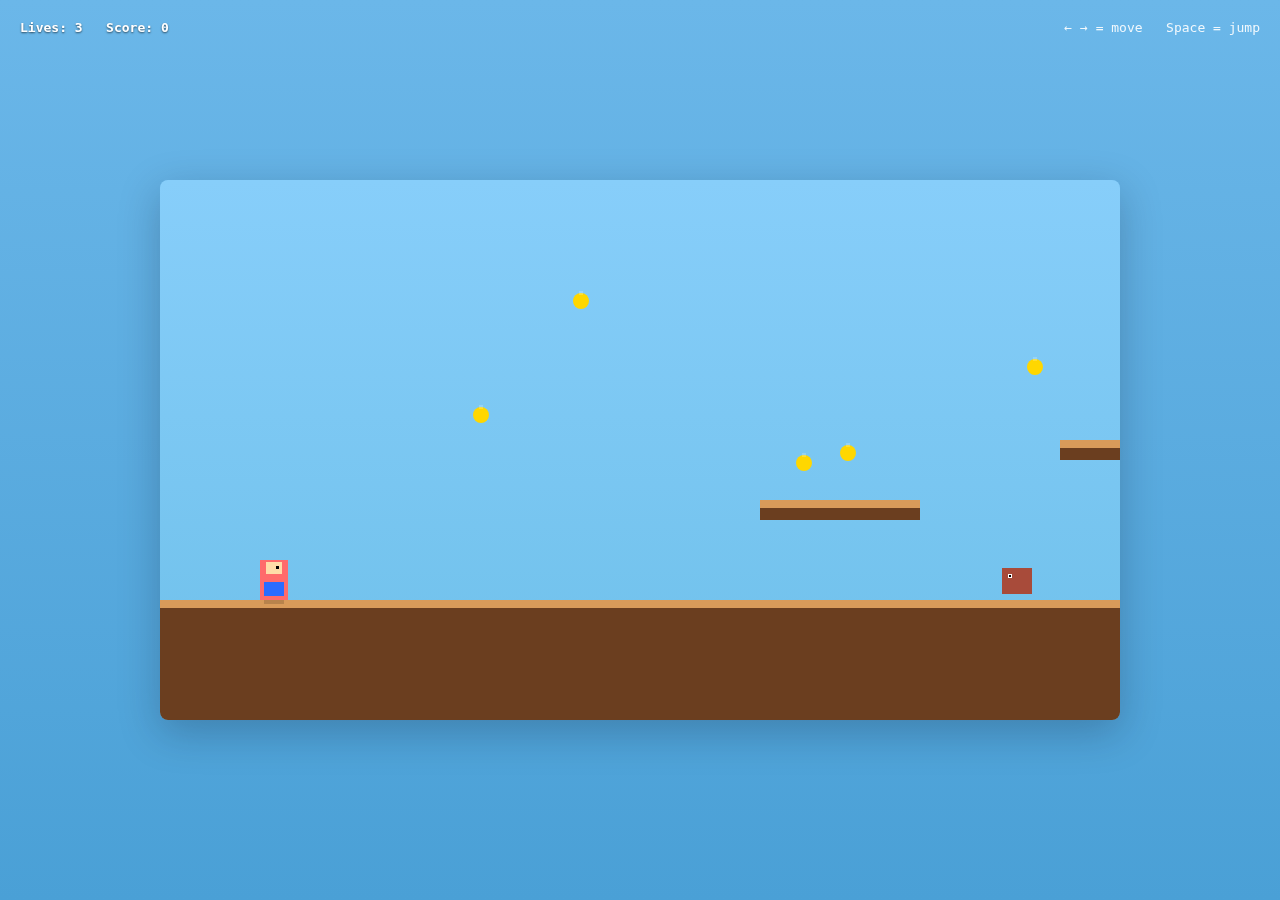
<file: games/chatgpt5/retro_mario/mario_style.html>
<!doctype html>
<html lang="en">
<head>
<meta charset="utf-8" />
<meta name="viewport" content="width=device-width,initial-scale=1" />
<title>Retro Mario — Stage 1</title>
<style>
  :root{--bg:#7ec0ee}
  html,body{height:100%;margin:0}
  body{background:linear-gradient(#6bb7e9,#4aa0d6);font-family:monospace;display:flex;align-items:center;justify-content:center}
  canvas{background:linear-gradient(#87cefa,#6ec0ea);box-shadow:0 12px 40px rgba(10,20,40,0.25);border-radius:8px}
  .ui{position:fixed;left:20px;top:20px;color:white;font-weight:bold;text-shadow:0 1px 2px rgba(0,0,0,0.6)}
  .hint{position:fixed;right:20px;top:20px;color:white;opacity:0.9}
</style>
</head>
<body>
<div class="ui">Lives: <span id="lives">3</span> &nbsp; Score: <span id="score">0</span></div>
<div class="hint">← → = move &nbsp; Space = jump</div>
<canvas id="game" width="960" height="540"></canvas>
<script>
const canvas = document.getElementById('game');
const ctx = canvas.getContext('2d');

const SCALE = 2; // retro pixel scale (visual)
const GRAV = 0.6;

// level dimensions
const LEVEL_WIDTH = 4000;
const LEVEL_HEIGHT = 540;

let keys = {};
let lives = 3;
let score = 0;

document.getElementById('lives').textContent = lives;
document.getElementById('score').textContent = score;

window.addEventListener('keydown', e => { if(!e.repeat) keys[e.code]=true; });
window.addEventListener('keyup', e => { keys[e.code]=false; });

// simple pixel-style player
const player = {
  x: 100, y: 360, w: 28, h: 40,
  vx:0, vy:0, speed:3.2, jump:-12, onGround:false, facing:1,
  alive:true
};

// camera
const camera = {x:0, y:0, w: canvas.width, h: canvas.height};

// platforms (x,y,w,h)
const platforms = [
  {x:0,y:420,w:1200,h:120},
  {x:600,y:320,w:160,h:20},
  {x:900,y:260,w:120,h:20},
  {x:1150,y:340,w:220,h:20},
  {x:1500,y:380,w:300,h:160},
  {x:1900,y:300,w:120,h:20},
  {x:2050,y:250,w:120,h:20},
  {x:2250,y:200,w:150,h:20},
  {x:2500,y:360,w:500,h:180},
  {x:3200,y:320,w:200,h:20},
  {x:3500,y:360,w:500,h:180}
];

// coins
let coins = [];
for(let i=0;i<30;i++){
  const cx = 350 + i*120 + (Math.random()*120 - 60);
  const cy = 200 + (Math.random()*180 - 90);
  coins.push({x:cx,y:cy,r:8,collected:false});
}

// enemies (simple goombas)
let enemies = [
  {x:800,y:388,w:30,h:26,vx:1.0,dir:1,alive:true},
  {x:1600,y:348,w:30,h:26,vx:0.8,dir:1,alive:true},
  {x:2400,y:328,w:30,h:26,vx:0.9,dir:1,alive:true}
];

// flag (end of stage)
const flag = {x:3800,y:300,w:20,h:120};

function rectsOverlap(a,b){
  return a.x < b.x + b.w && a.x + a.w > b.x && a.y < b.y + b.h && a.y + a.h > b.y;
}

function update(){
  if(!player.alive) return;
  // input
  if(keys['ArrowLeft']){ player.vx = -player.speed; player.facing=-1 } else if(keys['ArrowRight']){ player.vx = player.speed; player.facing=1 } else { player.vx = 0 }
  if(keys['Space'] || keys['KeyZ']){
    if(player.onGround){ player.vy = player.jump; player.onGround=false }
  }

  player.vy += GRAV;
  player.x += player.vx;
  player.y += player.vy;

  // simple level bounds
  if(player.x < 0) player.x = 0;
  if(player.x + player.w > LEVEL_WIDTH) player.x = LEVEL_WIDTH - player.w;

  // platform collision (vertical)
  player.onGround = false;
  for(let p of platforms){
    // broad-phase
    const nextPos = {x:player.x, y:player.y, w:player.w, h:player.h};
    const plat = {x:p.x, y:p.y, w:p.w, h:p.h};
    if(rectsOverlap(nextPos, plat)){
      // were we falling and came from above?
      if(player.vy >= 0 && (player.y + player.h - player.vy) <= p.y + 8){
        player.y = p.y - player.h;
        player.vy = 0;
        player.onGround = true;
      } else {
        // basic horizontal pushback
        if(player.x < p.x) player.x = p.x - player.w - 0.1; else player.x = p.x + p.w + 0.1;
        player.vx = 0;
      }
    }
  }

  // coins collect
  for(let c of coins){
    if(!c.collected){
      const coinRect = {x:c.x-8,y:c.y-8,w:16,h:16};
      if(rectsOverlap(player, coinRect)){
        c.collected = true; score += 10; document.getElementById('score').textContent = score;
      }
    }
  }

  // enemies
  for(let e of enemies){
    if(!e.alive) continue;
    e.x += e.vx * e.dir;
    // simple patrol boundaries
    if(e.x < e.x0 - 120 || e.x > (e.x0||e.x) + 120) e.dir *= -1;
    // ground collision support: keep on platforms (snap)
    // enemy vs player
    const enemyRect = {x:e.x,y:e.y,w:e.w,h:e.h};
    if(rectsOverlap(player, enemyRect)){
      // stomp?
      if(player.vy > 0 && (player.y + player.h - player.vy) <= e.y + 6){
        // stomped
        e.alive = false; player.vy = -8; score += 50; document.getElementById('score').textContent = score;
      } else {
        // hurt player
        hurtPlayer();
      }
    }
  }

  // fall off
  if(player.y > canvas.height + 200){
    hurtPlayer();
  }

  // flag (level end)
  if(player.x > flag.x){
    // win
    setTimeout(()=>alert('Stage Complete! Score: '+score),100);
    player.alive=false;
  }

  // camera follow (center X)
  camera.x = player.x - canvas.width/2 + player.w/2;
  camera.x = Math.max(0, Math.min(camera.x, LEVEL_WIDTH - canvas.width));
}

function hurtPlayer(){
  lives -= 1; document.getElementById('lives').textContent = lives;
  if(lives <= 0){
    setTimeout(()=>{
      if(confirm('Game Over. Restart stage?')) location.reload();
    },80);
    player.alive=false;
  } else {
    // respawn
    player.x = Math.max(100, player.x - 200);
    player.y = 200; player.vx = 0; player.vy = 0;
  }
}

function drawPixelRect(x,y,w,h, color){
  ctx.fillStyle = color;
  ctx.fillRect(Math.round(x - camera.x), Math.round(y - camera.y), w, h);
}

function draw(){
  // clear
  ctx.clearRect(0,0,canvas.width,canvas.height);

  // sky gradient background repeated
  // ground pattern
  ctx.fillStyle = '#8fd19e';
  ctx.fillRect(0,420 - camera.y, canvas.width, canvas.height);

  // draw platforms
  for(let p of platforms){
    drawPixelRect(p.x, p.y, p.w, p.h, '#6b3e1f');
    // top surface
    ctx.fillStyle = '#d99b5a';
    ctx.fillRect(Math.round(p.x - camera.x), Math.round(p.y - camera.y), p.w, 8);
  }

  // coins
  for(let c of coins){ if(c.collected) continue;
    const sx = Math.round(c.x - camera.x), sy = Math.round(c.y - camera.y);
    ctx.beginPath(); ctx.fillStyle='gold'; ctx.arc(sx, sy, c.r, 0, Math.PI*2); ctx.fill();
    ctx.fillStyle='rgba(255,255,255,0.2)'; ctx.fillRect(sx-2, sy-10, 4, 4);
  }

  // enemies
  for(let e of enemies){ if(!e.alive) continue;
    ctx.fillStyle = '#a84b3a'; ctx.fillRect(Math.round(e.x - camera.x), Math.round(e.y - camera.y), e.w, e.h);
    // eyes
    ctx.fillStyle='#fff'; ctx.fillRect(Math.round(e.x - camera.x + 6), Math.round(e.y - camera.y + 6),4,4);
    ctx.fillStyle='#000'; ctx.fillRect(Math.round(e.x - camera.x + 7), Math.round(e.y - camera.y + 7),2,2);
  }

  // flag
  ctx.fillStyle='#222'; ctx.fillRect(Math.round(flag.x - camera.x), Math.round(flag.y - camera.y), 6, flag.h);
  ctx.fillStyle='#ff2d55'; ctx.fillRect(Math.round(flag.x - camera.x)+6, Math.round(flag.y - camera.y)+10, 36, 22);

  // player (pixel-y)
  const px = Math.round(player.x - camera.x), py = Math.round(player.y - camera.y);
  // body
  ctx.fillStyle = '#ff6b6b'; ctx.fillRect(px, py, player.w, player.h);
  // overalls
  ctx.fillStyle = '#2b6cff'; ctx.fillRect(px+4, py+22, player.w-8, 14);
  // head
  ctx.fillStyle = '#ffdca8'; ctx.fillRect(px+6, py+2, 16, 12);
  // eye
  ctx.fillStyle = '#000'; ctx.fillRect(px+16, py+6, 3,3);

  // simple shadow
  ctx.fillStyle='rgba(0,0,0,0.15)'; ctx.fillRect(px+4, py+player.h, player.w-8,4);
}

let last = 0; function loop(t){
  const dt = t - last; last = t;
  update(dt);
  draw();
  requestAnimationFrame(loop);
}

// initialize enemy patrol origins
for(let e of enemies){ e.x0 = e.x }

requestAnimationFrame(loop);
</script>
</body>
</html>
</file>
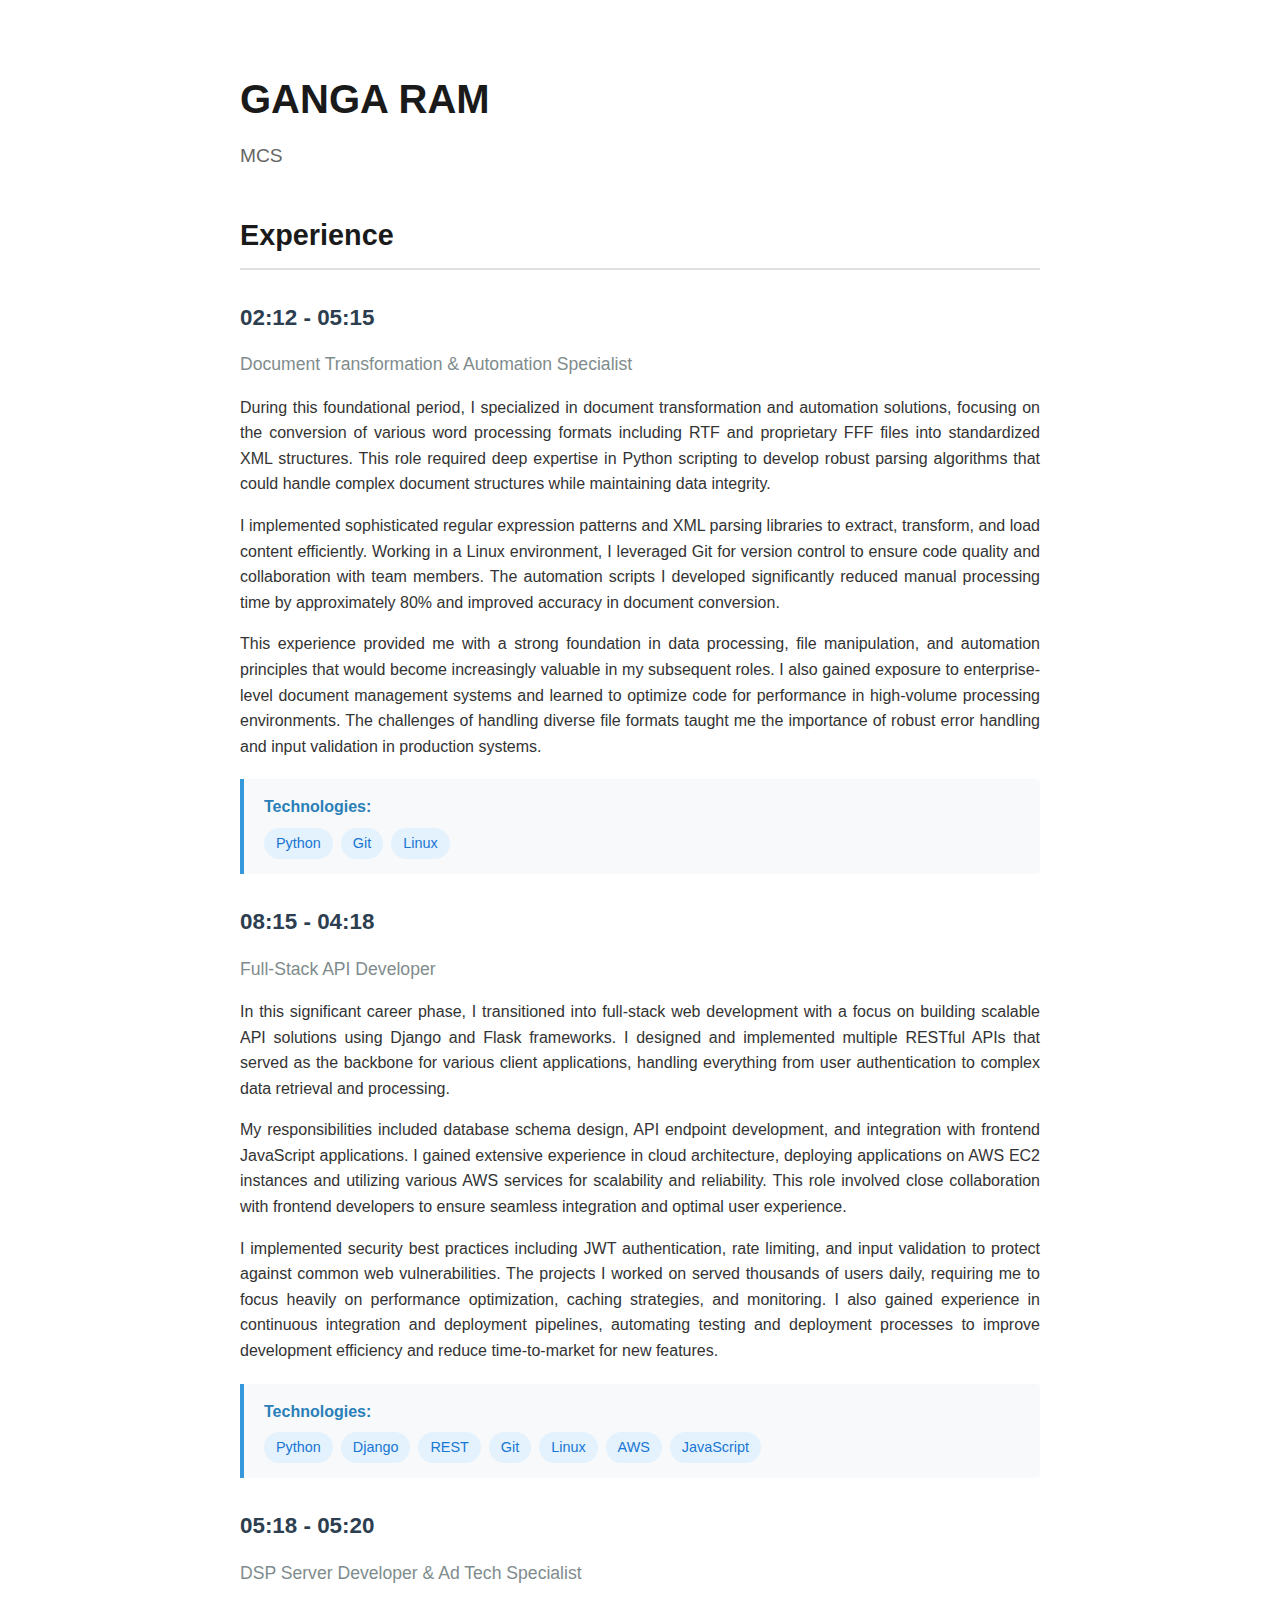
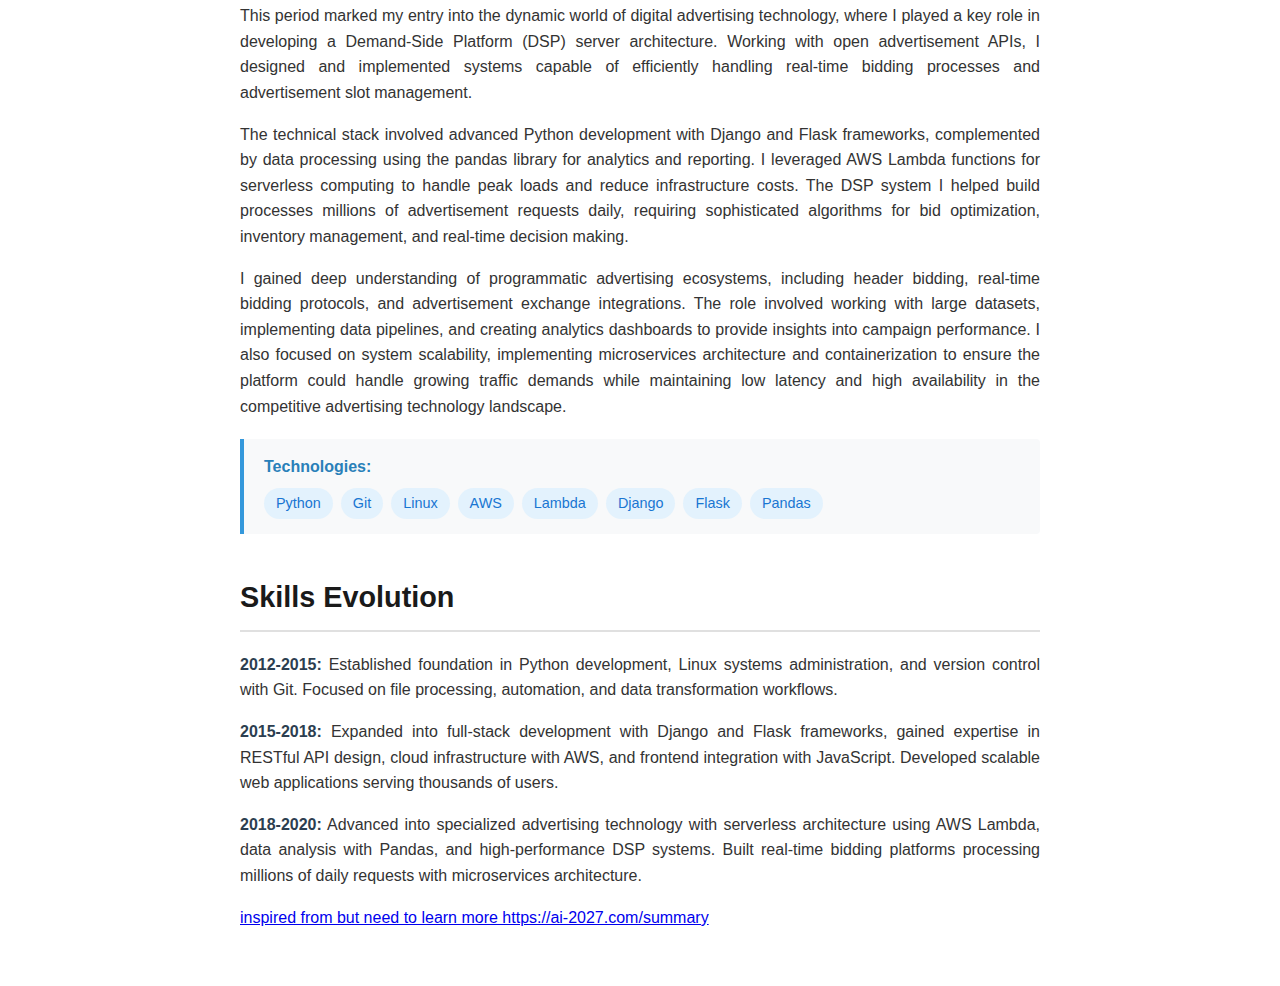
<file: games/glm45/signin/portfolio.html>
<!DOCTYPE html>
<html lang="en">
<head>
    <meta charset="UTF-8">
    <meta name="viewport" content="width=device-width, initial-scale=1.0">
    <title>GANGA RAM - Portfolio</title>
    <style>
        body {
            font-family: -apple-system, BlinkMacSystemFont, 'Segoe UI', Roboto, Oxygen, Ubuntu, Cantarell, sans-serif;
            line-height: 1.6;
            color: #333;
            max-width: 800px;
            margin: 0 auto;
            padding: 40px 20px;
            background-color: #ffffff;
        }
        
        h1 {
            font-size: 2.5em;
            font-weight: 700;
            margin-bottom: 10px;
            color: #1a1a1a;
        }
        
        .education {
            font-size: 1.2em;
            color: #666;
            margin-bottom: 40px;
            font-weight: 500;
        }
        
        h2 {
            font-size: 1.8em;
            font-weight: 600;
            margin: 40px 0 20px 0;
            color: #1a1a1a;
            border-bottom: 2px solid #e0e0e0;
            padding-bottom: 10px;
        }
        
        h3 {
            font-size: 1.4em;
            font-weight: 600;
            margin: 30px 0 15px 0;
            color: #2c3e50;
        }
        
        .date-range {
            font-size: 1.1em;
            color: #7f8c8d;
            font-weight: 500;
            margin-bottom: 15px;
        }
        
        p {
            margin-bottom: 16px;
            text-align: justify;
        }
        
        strong {
            font-weight: 600;
            color: #2c3e50;
        }
        
        .technology-list {
            background-color: #f8f9fa;
            border-left: 4px solid #3498db;
            padding: 15px 20px;
            margin: 20px 0;
            border-radius: 0 4px 4px 0;
        }
        
        .technology-list strong {
            color: #2980b9;
            display: block;
            margin-bottom: 8px;
        }
        
        .tech-tags {
            display: flex;
            flex-wrap: wrap;
            gap: 8px;
            margin-top: 8px;
        }
        
        .tech-tag {
            background-color: #e3f2fd;
            color: #1976d2;
            padding: 4px 12px;
            border-radius: 16px;
            font-size: 0.9em;
            font-weight: 500;
        }
        
        @media (max-width: 600px) {
            body {
                padding: 20px 15px;
            }
            
            h1 {
                font-size: 2em;
            }
            
            h2 {
                font-size: 1.5em;
            }
            
            h3 {
                font-size: 1.2em;
            }
        }
    </style>
</head>
<body>
    <h1>GANGA RAM</h1>
    <div class="education">MCS</div>
    
    <h2>Experience</h2>
    
    <h3>02:12 - 05:15</h3>
    <div class="date-range">Document Transformation & Automation Specialist</div>
    
    <p>During this foundational period, I specialized in document transformation and automation solutions, focusing on the conversion of various word processing formats including RTF and proprietary FFF files into standardized XML structures. This role required deep expertise in Python scripting to develop robust parsing algorithms that could handle complex document structures while maintaining data integrity.</p>
    
    <p>I implemented sophisticated regular expression patterns and XML parsing libraries to extract, transform, and load content efficiently. Working in a Linux environment, I leveraged Git for version control to ensure code quality and collaboration with team members. The automation scripts I developed significantly reduced manual processing time by approximately 80% and improved accuracy in document conversion.</p>
    
    <p>This experience provided me with a strong foundation in data processing, file manipulation, and automation principles that would become increasingly valuable in my subsequent roles. I also gained exposure to enterprise-level document management systems and learned to optimize code for performance in high-volume processing environments. The challenges of handling diverse file formats taught me the importance of robust error handling and input validation in production systems.</p>
    
    <div class="technology-list">
        <strong>Technologies:</strong>
        <div class="tech-tags">
            <span class="tech-tag">Python</span>
            <span class="tech-tag">Git</span>
            <span class="tech-tag">Linux</span>
        </div>
    </div>
    
    <h3>08:15 - 04:18</h3>
    <div class="date-range">Full-Stack API Developer</div>
    
    <p>In this significant career phase, I transitioned into full-stack web development with a focus on building scalable API solutions using Django and Flask frameworks. I designed and implemented multiple RESTful APIs that served as the backbone for various client applications, handling everything from user authentication to complex data retrieval and processing.</p>
    
    <p>My responsibilities included database schema design, API endpoint development, and integration with frontend JavaScript applications. I gained extensive experience in cloud architecture, deploying applications on AWS EC2 instances and utilizing various AWS services for scalability and reliability. This role involved close collaboration with frontend developers to ensure seamless integration and optimal user experience.</p>
    
    <p>I implemented security best practices including JWT authentication, rate limiting, and input validation to protect against common web vulnerabilities. The projects I worked on served thousands of users daily, requiring me to focus heavily on performance optimization, caching strategies, and monitoring. I also gained experience in continuous integration and deployment pipelines, automating testing and deployment processes to improve development efficiency and reduce time-to-market for new features.</p>
    
    <div class="technology-list">
        <strong>Technologies:</strong>
        <div class="tech-tags">
            <span class="tech-tag">Python</span>
            <span class="tech-tag">Django</span>
            <span class="tech-tag">REST</span>
            <span class="tech-tag">Git</span>
            <span class="tech-tag">Linux</span>
            <span class="tech-tag">AWS</span>
            <span class="tech-tag">JavaScript</span>
        </div>
    </div>
    
    <h3>05:18 - 05:20</h3>
    <div class="date-range">DSP Server Developer & Ad Tech Specialist</div>
    
    <p>This period marked my entry into the dynamic world of digital advertising technology, where I played a key role in developing a Demand-Side Platform (DSP) server architecture. Working with open advertisement APIs, I designed and implemented systems capable of efficiently handling real-time bidding processes and advertisement slot management.</p>
    
    <p>The technical stack involved advanced Python development with Django and Flask frameworks, complemented by data processing using the pandas library for analytics and reporting. I leveraged AWS Lambda functions for serverless computing to handle peak loads and reduce infrastructure costs. The DSP system I helped build processes millions of advertisement requests daily, requiring sophisticated algorithms for bid optimization, inventory management, and real-time decision making.</p>
    
    <p>I gained deep understanding of programmatic advertising ecosystems, including header bidding, real-time bidding protocols, and advertisement exchange integrations. The role involved working with large datasets, implementing data pipelines, and creating analytics dashboards to provide insights into campaign performance. I also focused on system scalability, implementing microservices architecture and containerization to ensure the platform could handle growing traffic demands while maintaining low latency and high availability in the competitive advertising technology landscape.</p>
    
    <div class="technology-list">
        <strong>Technologies:</strong>
        <div class="tech-tags">
            <span class="tech-tag">Python</span>
            <span class="tech-tag">Git</span>
            <span class="tech-tag">Linux</span>
            <span class="tech-tag">AWS</span>
            <span class="tech-tag">Lambda</span>
            <span class="tech-tag">Django</span>
            <span class="tech-tag">Flask</span>
            <span class="tech-tag">Pandas</span>
        </div>
    </div>
    
    <h2>Skills Evolution</h2>
    
    <p><strong>2012-2015:</strong> Established foundation in Python development, Linux systems administration, and version control with Git. Focused on file processing, automation, and data transformation workflows.</p>
    
    <p><strong>2015-2018:</strong> Expanded into full-stack development with Django and Flask frameworks, gained expertise in RESTful API design, cloud infrastructure with AWS, and frontend integration with JavaScript. Developed scalable web applications serving thousands of users.</p>
    
    <p><strong>2018-2020:</strong> Advanced into specialized advertising technology with serverless architecture using AWS Lambda, data analysis with Pandas, and high-performance DSP systems. Built real-time bidding platforms processing millions of daily requests with microservices architecture.</p>
    <p><a href="https://ai-2027.com/summary">inspired from but need to learn more https://ai-2027.com/summary</a></p>
    <script>
        // Add smooth scrolling for better UX
        document.addEventListener('DOMContentLoaded', function() {
            const style = document.createElement('style');
            style.textContent = `
                html {
                    scroll-behavior: smooth;
                }
                
                .tech-tag {
                    transition: all 0.2s ease;
                }
                
                .tech-tag:hover {
                    background-color: #1976d2;
                    color: white;
                    transform: translateY(-1px);
                }
                
                h3 {
                    transition: color 0.2s ease;
                }
                
                h3:hover {
                    color: #3498db;
                }
            `;
            document.head.appendChild(style);
        });
    </script>
</body>
</html>
</file>
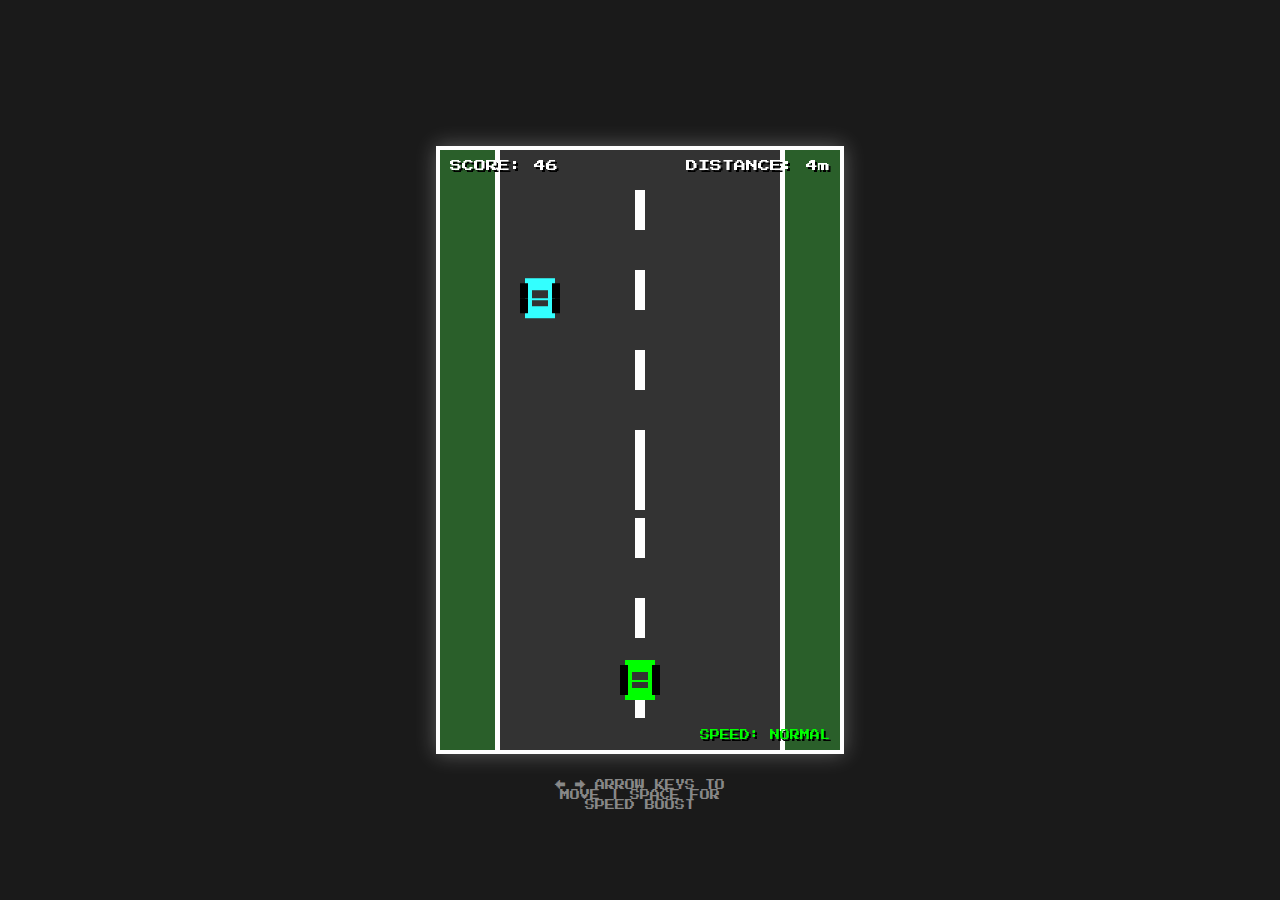
<file: games/glm45/nosignin/road_fighter/road_fighter.html>
<!DOCTYPE html>
<html lang="en">
<head>
    <meta charset="UTF-8">
    <meta name="viewport" content="width=device-width, initial-scale=1.0">
    <title>Retro Road Fighter</title>
    <style>
        @import url('https://fonts.googleapis.com/css2?family=Press+Start+2P&display=swap');
        
        * {
            margin: 0;
            padding: 0;
            box-sizing: border-box;
        }
        
        body {
            background: #1a1a1a;
            display: flex;
            justify-content: center;
            align-items: center;
            min-height: 100vh;
            font-family: 'Press Start 2P', cursive;
            color: #fff;
        }
        
        .game-container {
            background: #000;
            border: 4px solid #fff;
            box-shadow: 0 0 20px rgba(255, 255, 255, 0.3);
            position: relative;
        }
        
        #gameCanvas {
            display: block;
            image-rendering: pixelated;
            image-rendering: crisp-edges;
        }
        
        .game-ui {
            position: absolute;
            top: 10px;
            left: 10px;
            right: 10px;
            display: flex;
            justify-content: space-between;
            font-size: 12px;
            text-shadow: 2px 2px 0 #000;
            pointer-events: none;
        }
        
        .game-over {
            position: absolute;
            top: 50%;
            left: 50%;
            transform: translate(-50%, -50%);
            text-align: center;
            display: none;
            background: rgba(0, 0, 0, 0.9);
            padding: 30px;
            border: 3px solid #fff;
        }
        
        .game-over h2 {
            color: #ff3333;
            margin-bottom: 20px;
            font-size: 24px;
        }
        
        .game-over p {
            margin-bottom: 15px;
            font-size: 14px;
        }
        
        .restart-btn {
            background: #fff;
            color: #000;
            border: none;
            padding: 10px 20px;
            font-family: 'Press Start 2P', cursive;
            font-size: 12px;
            cursor: pointer;
            transition: all 0.3s;
        }
        
        .restart-btn:hover {
            background: #ff3333;
            color: #fff;
            transform: scale(1.1);
        }
        
        .controls {
            position: absolute;
            bottom: -60px;
            left: 50%;
            transform: translateX(-50%);
            text-align: center;
            font-size: 10px;
            color: #888;
        }
        
        .speed-indicator {
            position: absolute;
            bottom: 10px;
            right: 10px;
            font-size: 10px;
            color: #00ff00;
            text-shadow: 2px 2px 0 #000;
        }
    </style>
</head>
<body>
    <div class="game-container">
        <canvas id="gameCanvas" width="400" height="600"></canvas>
        
        <div class="game-ui">
            <div>SCORE: <span id="score">0</span></div>
            <div>DISTANCE: <span id="distance">0</span>m</div>
        </div>
        
        <div class="speed-indicator" id="speedIndicator">SPEED: NORMAL</div>
        
        <div class="game-over" id="gameOver">
            <h2>GAME OVER</h2>
            <p>Final Score: <span id="finalScore">0</span></p>
            <p>Distance: <span id="finalDistance">0</span>m</p>
            <button class="restart-btn" onclick="restartGame()">RESTART</button>
        </div>
        
        <div class="controls">
            ← → ARROW KEYS TO MOVE | SPACE FOR SPEED BOOST
        </div>
    </div>

    <script>
        const canvas = document.getElementById('gameCanvas');
        const ctx = canvas.getContext('2d');
        
        // Game state
        let gameRunning = true;
        let score = 0;
        let distance = 0;
        let roadOffset = 0;
        let speedBoost = false;
        let boostTimer = 0;
        
        // Player car
        const player = {
            x: canvas.width / 2 - 20,
            y: canvas.height - 100,
            width: 40,
            height: 60,
            speed: 5,
            color: '#00ff00'
        };
        
        // Enemy cars
        let enemies = [];
        const enemyColors = ['#ff3333', '#3333ff', '#ffff33', '#ff33ff', '#33ffff'];
        
        // Road lines
        let roadLines = [];
        for (let i = 0; i < 10; i++) {
            roadLines.push({
                y: i * 80
            });
        }
        
        // Input handling
        const keys = {};
        document.addEventListener('keydown', (e) => {
            keys[e.key] = true;
            if (e.key === ' ') {
                e.preventDefault();
                if (!speedBoost && gameRunning) {
                    speedBoost = true;
                    boostTimer = 100;
                }
            }
        });
        
        document.addEventListener('keyup', (e) => {
            keys[e.key] = false;
        });
        
        // Create enemy car
        function createEnemy() {
            const lanes = [80, 160, 240, 320];
            enemies.push({
                x: lanes[Math.floor(Math.random() * lanes.length)],
                y: -60,
                width: 40,
                height: 60,
                speed: 2 + Math.random() * 3,
                color: enemyColors[Math.floor(Math.random() * enemyColors.length)]
            });
        }
        
        // Draw car
        function drawCar(x, y, width, height, color) {
            // Car body
            ctx.fillStyle = color;
            ctx.fillRect(x + 5, y + 10, width - 10, height - 20);
            
            // Car top
            ctx.fillRect(x + 10, y + 20, width - 20, 20);
            
            // Windows
            ctx.fillStyle = '#333';
            ctx.fillRect(x + 12, y + 22, width - 24, 8);
            ctx.fillRect(x + 12, y + 32, width - 24, 6);
            
            // Wheels
            ctx.fillStyle = '#000';
            ctx.fillRect(x, y + 15, 8, 15);
            ctx.fillRect(x + width - 8, y + 15, 8, 15);
            ctx.fillRect(x, y + height - 30, 8, 15);
            ctx.fillRect(x + width - 8, y + height - 30, 8, 15);
        }
        
        // Draw road
        function drawRoad() {
            // Road background
            ctx.fillStyle = '#333';
            ctx.fillRect(60, 0, 280, canvas.height);
            
            // Road edges
            ctx.fillStyle = '#fff';
            ctx.fillRect(55, 0, 5, canvas.height);
            ctx.fillRect(340, 0, 5, canvas.height);
            
            // Center lines
            ctx.fillStyle = '#fff';
            roadLines.forEach(line => {
                ctx.fillRect(195, line.y, 10, 40);
            });
        }
        
        // Update game
        function update() {
            if (!gameRunning) return;
            
            // Update player position
            if (keys['ArrowLeft'] && player.x > 70) {
                player.x -= player.speed;
            }
            if (keys['ArrowRight'] && player.x < 310) {
                player.x += player.speed;
            }
            
            // Update speed boost
            if (speedBoost) {
                boostTimer--;
                if (boostTimer <= 0) {
                    speedBoost = false;
                }
            }
            
            // Update road lines
            const roadSpeed = speedBoost ? 12 : 8;
            roadLines.forEach(line => {
                line.y += roadSpeed;
                if (line.y > canvas.height) {
                    line.y = -40;
                }
            });
            
            // Update enemies
            const enemySpeed = speedBoost ? 8 : 5;
            enemies.forEach((enemy, index) => {
                enemy.y += enemy.speed + (speedBoost ? 3 : 0);
                
                // Remove enemies that are off screen
                if (enemy.y > canvas.height) {
                    enemies.splice(index, 1);
                    score += 10;
                }
                
                // Collision detection
                if (checkCollision(player, enemy)) {
                    gameOver();
                }
            });
            
            // Spawn new enemies
            if (Math.random() < (speedBoost ? 0.04 : 0.02)) {
                createEnemy();
            }
            
            // Update score and distance
            score += speedBoost ? 2 : 1;
            distance += speedBoost ? 2 : 1;
            
            // Update UI
            document.getElementById('score').textContent = score;
            document.getElementById('distance').textContent = Math.floor(distance / 10);
            document.getElementById('speedIndicator').textContent = 
                speedBoost ? 'SPEED: BOOST!' : 'SPEED: NORMAL';
            document.getElementById('speedIndicator').style.color = 
                speedBoost ? '#ffff00' : '#00ff00';
        }
        
        // Collision detection
        function checkCollision(rect1, rect2) {
            return rect1.x < rect2.x + rect2.width &&
                   rect1.x + rect1.width > rect2.x &&
                   rect1.y < rect2.y + rect2.height &&
                   rect1.y + rect1.height > rect2.y;
        }
        
        // Game over
        function gameOver() {
            gameRunning = false;
            document.getElementById('finalScore').textContent = score;
            document.getElementById('finalDistance').textContent = Math.floor(distance / 10);
            document.getElementById('gameOver').style.display = 'block';
        }
        
        // Restart game
        function restartGame() {
            gameRunning = true;
            score = 0;
            distance = 0;
            speedBoost = false;
            boostTimer = 0;
            player.x = canvas.width / 2 - 20;
            enemies = [];
            document.getElementById('gameOver').style.display = 'none';
        }
        
        // Draw everything
        function draw() {
            // Clear canvas
            ctx.fillStyle = '#2a5f2a';
            ctx.fillRect(0, 0, canvas.width, canvas.height);
            
            // Draw road
            drawRoad();
            
            // Draw enemies
            enemies.forEach(enemy => {
                drawCar(enemy.x, enemy.y, enemy.width, enemy.height, enemy.color);
            });
            
            // Draw player
            drawCar(player.x, player.y, player.width, player.height, player.color);
            
            // Draw boost effect
            if (speedBoost) {
                ctx.fillStyle = 'rgba(255, 255, 0, 0.3)';
                ctx.fillRect(player.x - 5, player.y - 5, player.width + 10, player.height + 10);
            }
        }
        
        // Game loop
        function gameLoop() {
            update();
            draw();
            requestAnimationFrame(gameLoop);
        }
        
        // Start game
        gameLoop();
    </script>
</body>
</html>
</file>
<file: css/style.css>
/* Template by freewebsitetemplates.com */
body {
	background: #077054;
	color: #315f52;
	font-family: 'latoregular';
	font-size: 14px;
	margin: 0;
	padding: 0;
}
@font-face {
	font-family: 'latoregular';
	src: url('../fonts/lato-regular-webfont.eot');
	src: url('../fonts/lato-regular-webfont.eot?#iefix') format('embedded-opentype'),
		url('../fonts/lato-regular-webfont.woff') format('woff'),
		url('../fonts/lato-regular-webfont.ttf') format('truetype'),
		url('../fonts/lato-regular-webfont.svg#latoregular') format('svg');
	font-weight: normal;
	font-style: normal;
}
@font-face {
	font-family: 'nixie_oneregular';
	src: url('../fonts/nixieone-regular-webfont.eot');
	src: url('../fonts/nixieone-regular-webfont.eot?#iefix') format('embedded-opentype'),
		url('../fonts/nixieone-regular-webfont.woff') format('woff'),
		url('../fonts/nixieone-regular-webfont.ttf') format('truetype'),
		url('../fonts/nixieone-regular-webfont.svg#nixie_oneregular') format('svg');
	font-weight: normal;
	font-style: normal;
}
a {
	outline: none;
}
img {
	border: none;
}
p {
	line-height: 30px;
	margin: 0;
}
p a {
	color: #315f52;
}
p a:hover {
	color: #451374;
}
#header {
	margin: 0 auto;
	max-width: 960px;
}
#header h1 {
	font-size: 50px;
	font-weight: normal;
	line-height: 50px;
	margin: 0;
	padding: 30px 0;
	text-align: center;
}
#header h1 a {
	color: #99fa99;
	text-decoration: none;
}
#header h1 a span {
	color: #b6d8cf;
	display: block;
	font-family: 'nixie_oneregular';
	font-size: 26px;
	text-transform: uppercase;
}
#header ul#navigation {
	list-style: none;
	margin: 0;
	padding: 0;
	text-align: center;
}
#header ul#navigation li {
	display: inline;
	line-height: 30px;
	position: relative;
}
#header ul#navigation li a {
	color: #b6d8cf;
	font-size: 18px;
	padding: 0 46px;
	text-align: center;
	text-decoration: none;
	text-transform: uppercase;
}
#header ul#navigation li a:hover,
#header ul#navigation li.current ul li a:hover {
	color: #d3a3ff;
}
#header ul#navigation li.current a {
	color: #99fa99;
}
#header ul#navigation li ul {
	display: none;
	left: 0;
	list-style: none outside none;
	margin: 0;
	padding: 11px 0 0;
	position: absolute;
	top: 12px;
}
#header ul#navigation li:hover ul {
	display: block;
}
#header ul#navigation li ul li {
	background: #077054;
	display: block;
	height: 46px;
	line-height: 46px;
}
#header ul#navigation li ul li a {
	padding: 0 20px;
}
#header ul#navigation li.current ul li a {
	color: #b6d8cf;
}
#body {
	background: #ffffff;
	margin: 1px auto 0;
	/*max-width: 880px;*/
	min-height: 827px;
	overflow: hidden;
	padding: 45px 40px 46px;
}
#body > h2 {
	color: #21a51e;
	font-family: 'nixie_oneregular';
	font-size: 35px;
	font-weight: normal;
	line-height: 30px;
	margin: 0;
	padding: 0 0 44px;
}
#body img.figure {
	display: block;
	float: right;
	margin: 74px 250px 46px 0;
	max-width: 100%;
	width: auto;
}
#body div#tagline {
	float: left;
	margin: 110px 0 0 25px;
	/*max-width: 510px;*/
}
#body div#tagline h1 {
	background: url(../images/bg-separator.png) no-repeat center bottom;
	color: #21a51e;
	font-family: 'nixie_oneregular';
	font-size: 100px;
	font-weight: normal;
	line-height: 100px;
	margin: 0;
	padding: 0 0 55px;
	text-align: center;
	text-transform: uppercase;
}
#body div#tagline p {
	color: #21a51e;
	font-family: 'nixie_oneregular';
	font-size: 100px;
	line-height: 100px;
	padding: 43px 0 0;
	text-align: center;
}
#body div.content {
	overflow: hidden;
}
#body div.content > div {
	float: left;
	width: 510px;
}
#body div.content h3,
#body form h3,
#body ul.blog li h3 {
	font-family: 'nixie_oneregular';
	font-size: 23px;
	font-weight: normal;
	line-height: 30px;
	margin: 0;
	padding: 25px 0 0;
}
#body div.content h3:first-child,
#body div.content div div.section:first-child {
	padding: 0;
}
#body div.content img.figure {
	margin: 0 38px 46px 0;
}
#body div.content div div.section {
	padding: 55px 0 0;
	width: 430px;
}
#body div.content div div.section span {
	display: block;
	line-height: 30px;
}
#body div.content div ul {
	list-style: none;
	margin: 0;
	overflow: hidden;
	padding: 0 0 65px;
}
#body div.content div ul li {
	float: left;
	margin: 0 0 0 83px;
	width: 207px;
}
#body div.content div ul li:first-child {
	margin: 0;
}
#body div.content div ul li img {
	display: block;
	max-width: 100%;
	width: auto;
}
#body div.content div ul li h4 {
	font-family: 'nixie_oneregular';
	font-size: 18px;
	font-weight: normal;
	margin: 0;
	padding: 12px 0 0;
	text-align: center;
}
#body form {
	margin: 25px auto 0;
	overflow: hidden;
	width: 460px;
}
#body form label {
	display: block;
	padding: 15px 0 0;
}
#body form label span {
	display: block;
	line-height: 27px;
	padding: 0 0 5px
}
#body form label input {
	background: #d1d3d4;
	border: 1px solid #b6d8cf;
	color: #315f52;
	display: block;
	font-family: 'latoregular';
	font-size: 14px;
	height: 46px;
	line-height: 46px;
	padding: 0 5px;
	width: 448px;
}
#body form label textarea {
	background: #d1d3d4;
	border: 1px solid #b6d8cf;
	color: #315f52;
	display: block;
	font-family: 'latoregular';
	font-size: 14px;
	height: 250px;
	line-height: 30px;
	overflow: auto;
	padding: 0 5px;
	resize: none;
	width: 448px;
}
#body form input#send {
	background: #077054;
	border: none;
	border-radius: 5px;
	color: #99fa99;
	cursor: pointer;
	font-family: 'latoregular';
	font-size: 14px;
	float: right;
	height: 30px;
	margin: 8px 0 0;
	width: 50px;
}
#body form input#send:hover {
	background: #d3a3ff;
	color: #000000;
}
#body ul.blog {
	list-style: none;
	margin: 0;
	padding: 0;
}
#body ul.blog li {
	overflow: hidden;
	padding: 104px 100px 0 0;
}
#body ul.blog li:first-child {
	padding: 0 100px 0 0;
}
#body ul.blog li img {
	display: block;
	float: left;
	margin: 0 20px 0 0;
	max-width: 100%;
	width: auto;
}
#body ul.blog li h3 {
	line-height: 20px;
	padding: 0 0 8px;
}
#body ul.blog li h3 a,
#body div.content div.sidebar ul li h4 a {
	color: #315f52;
	text-decoration: none;
}
#body ul.blog li h3 a:hover,
#body div.content div.sidebar ul li h4 a:hover {
	text-decoration: underline;
}
#body ul.blog li span,
#body div.content div.article span,
#body div.content div.sidebar ul li span {
	display: block;
	line-height: 30px;
}
#body div.content div.article {
	width: 570px;
}
#body div.content div.article img {
	display: block;
	margin: 0 0 9px;
	max-width: 100%;
	width: auto;
}
#body div.content div.article p {
	padding: 0 0 30px;
}
#body div.content div.sidebar {
	float: left;
	margin: 0 0 0 50px;
	width: 259px;
}
#body div.content div.sidebar ul {
	padding: 20px 0 0;
}
#body div.content div.sidebar ul li {
	border-top: 1px solid #88b4a8;
	float: none;
	margin: 0;
	padding: 18px 0 28px;
	width: auto;
}
#body div.content div.sidebar ul li:first-child {
	border: none;
	padding: 0 0 28px;
}
#body div.content div.sidebar ul li h4 {
	line-height: 30px;
	text-align: left;
}
#footer {
	margin: 0 auto;
	max-width: 960px;
	overflow: hidden;
	padding: 30px 0 60px;
}
#footer div {
	float: left;
	width: 500px;
}
#footer div span {
	color: #99fa99;
	display: block;
	font-size: 26px;
	line-height: 24px;
}
#footer div p {
	color: #b6d8cf;
	font-size: 12px;
	line-height: 30px;
}
#footer div#connect {
	float: right;
	overflow: hidden;
	width: auto;
}
#footer div#connect a {
	background: url(../images/icons.png) no-repeat;
	display: block;
	float: left;
	text-indent: -99999px;
}
#footer div#connect a#facebook {
	background-position: 0 0;
	height: 30px;
	width: 16px;
}
#footer div#connect a#twitter {
	background-position: 0 -30px;
	height: 30px;
	margin: 0 0 0 28px;
	width: 37px;
}
#footer div#connect a#googleplus {
	background-position: 0 -61px;
	height: 32px;
	margin: 0 0 0 19px;
	width: 32px;
}
#footer div#connect a#googleplus {
	background-position: 0 -61px;
	height: 32px;
	margin: 0 0 0 19px;
	width: 32px;
}
#footer div#connect a#pinterest {
	background-position: 0 -94px;
	height: 30px;
	margin: 0 0 0 23px;
	width: 30px;
}
</file>
<file: css/mobile.css>
/* Website template by freewebsitetemplates.com */
@media only screen and (max-width : 918px) {
	html {
		-webkit-text-size-adjust: none;
	}
	#mobile-navigation {
		background: url(../images/mobile/mobile-menu.png) no-repeat 0 0;
		display: block;
		height: 50px;
		margin: 0;
		padding: 0;
		position: absolute;
		right: 0;
		top: 20px;
		width: 50px;
		z-index: 1001;
	}
	#header ul#navigation {
		background: url(../images/mobile/bg-mobile.png);
		border: 1px solid #99fa99;
		display: none;
		font-size: 1.5625em;
		height: auto;
		left: 0;
		margin: 0 auto;
		position: absolute;
		padding: 0;
		top: 71px;
		transition: all .5s ease-in-out;
		width: 100%;
		z-index: 1001;
	}
	#header ul#navigation li {
		background: none;
		display: block;
		float: none;
		height: auto;
		line-height: normal;
		margin: 0;
		padding: 0;
		text-align: center;
		width: 100%;
	}
	#header ul#navigation li:first-child,
	#header ul#navigation li ul li:first-child {
		border: none;
		width: 100%;
	}
	#header ul#navigation li a {
		background: none;
		border-top: 1px solid #99fa99;
		color: #ffffff;
		display: block;
		font-family: Arial;
		font-size: 0.8125em;
		font-weight: normal;
		height: 49px;
		line-height: 49px;
		padding: 0 15px;
		text-align: left;
		width: auto;
	}
	#header ul#navigation li span {
		background: transparent url(../images/mobile/mobile-expand.png) no-repeat;
		border-left: 1px solid #99fa99;
		border-top: 1px solid #99fa99;
		display: block;
		height: 49px;
		position: absolute;
		right: 0;
		top: 0;
		width: 50px;
	}
	#header ul#navigation li.current span {
		background: url(../images/mobile/mobile-expand.png) no-repeat;
	}
	#header ul#navigation li.current ul li a {
		background: none;
		color: #ffffff;
	}
	#header ul#navigation li a:hover,
	#header ul#navigation li.current ul li a:hover,
	#header ul#navigation li.current a {
		background: rgba(153, 250, 153, 0.8);
		color: #ffffff;
	}
	#header ul#navigation > li:first-child > a {
		border: none;
	}
	#header ul#navigation li ul {
		border: 0;
		display: none;
		left: 0;
		margin: 0;
		opacity: 1;
		padding: 0;
		position: relative;
		top: 0;
		width: 100%;
	}
	#header ul#navigation li ul,
	#header ul#navigation li:hover ul {
		display: none;
	}
	#header ul#navigation li ul li {
		background: none;
		height: auto;
		line-height: normal;
		padding: 0;
		text-align: left;
	}
	#header ul#navigation li ul li a {
		padding: 0 30px;
	}
	#header {
		position: relative;
		width: 90%;
	}
	#header h1 {
		padding: 74px 0 0;
	}
	#body {
		margin: 20px auto 0;
		padding: 45px 0 46px;
		width: 90%;
	}
	#body div#tagline {
		float: none;
		margin: 20px auto 0;
		width: 90%;
	}
	#body div#tagline h1 {
		background-size: 37% auto;
		line-height: 1em;
		padding: 0 0 50px;
	}
	#body div#tagline p {
		font-size: 5em;
		line-height: 1.25em;
		padding: 43px 10px;
	}
	#body img.figure {
		float: none;
		margin: 0 auto;
		width: 70%;
	}
	#body > h2 {
		padding: 0 20px 30px;
	}
	#body div.content {
		padding: 0 20px;
	}
	#body div.content div,
	#footer div {
		float: none;
		width: auto;
	}
	#body div.content img.figure {
		margin: 0 auto;
	}
	#body div.content div div.section {
		padding: 30px 0 0;
		width: auto;
	}
	#body div.content div ul li {
		margin: 0 5%;
		width: 40%;
	}
	#body div.content div ul li:first-child {
		margin: 0 5%;
	}
	#body form {
		margin: 0 auto;
		padding: 0 20px;
		width: auto;
	}
	#body form h3,
	#body ul.blog li:first-child {
		padding: 0;
	}
	#body form label input,
	#body form label textarea {
		border-radius: 0;
		padding: 0 3%;
		-webkit-appearance: none;
		width: 93%;
	}
	#body form input#send {
		margin: 8px 2px 0 0;
		padding: 0;
		text-align: center;
		-webkit-appearance: none;
	}
	#body ul.blog {
		padding: 0 20px;
	}
	#body ul.blog li {
		padding: 30px 0 0;
	}
	#body ul.blog li img {
		margin: 0 0 20px;
		width: 100%;
	}
	#body ul.blog li h3 {
		line-height: 1.35em;
	}
	#body div.content div.article {
		width: auto;
	}
	#body div.content div.sidebar {
		float: none;
		margin: 0;
		width: auto;
	}
	#body div.content div.sidebar ul li:first-child {
		margin: 0;
	}
	#footer {
		padding: 20px 0;
		width: 90%;
	}
	#footer div span {
		line-height: 1.25em;
		text-align: center;
	}
	#footer div p {
		font-size: 1.125em;
		line-height: 1.65em;
		padding: 20px 0 0;
		text-align: center;
	}
	#footer div#connect {
		float: none;
		margin: 30px auto 0;
		max-width: 185px;
	}
}
@media screen
and (max-width : 320px) {
	#header h1 {
		font-size: 2.8125em;
	}
	#header h1 a span {
		font-size: 0.5em;
		line-height: 1.25em;
	}
	#body div#tagline h1 {
		font-size: 4.375em;
	}
	#body div#tagline p {
		font-size: 3.125em;
	}
	#footer div p {
		font-size: 1em;
	}
}
</file>
